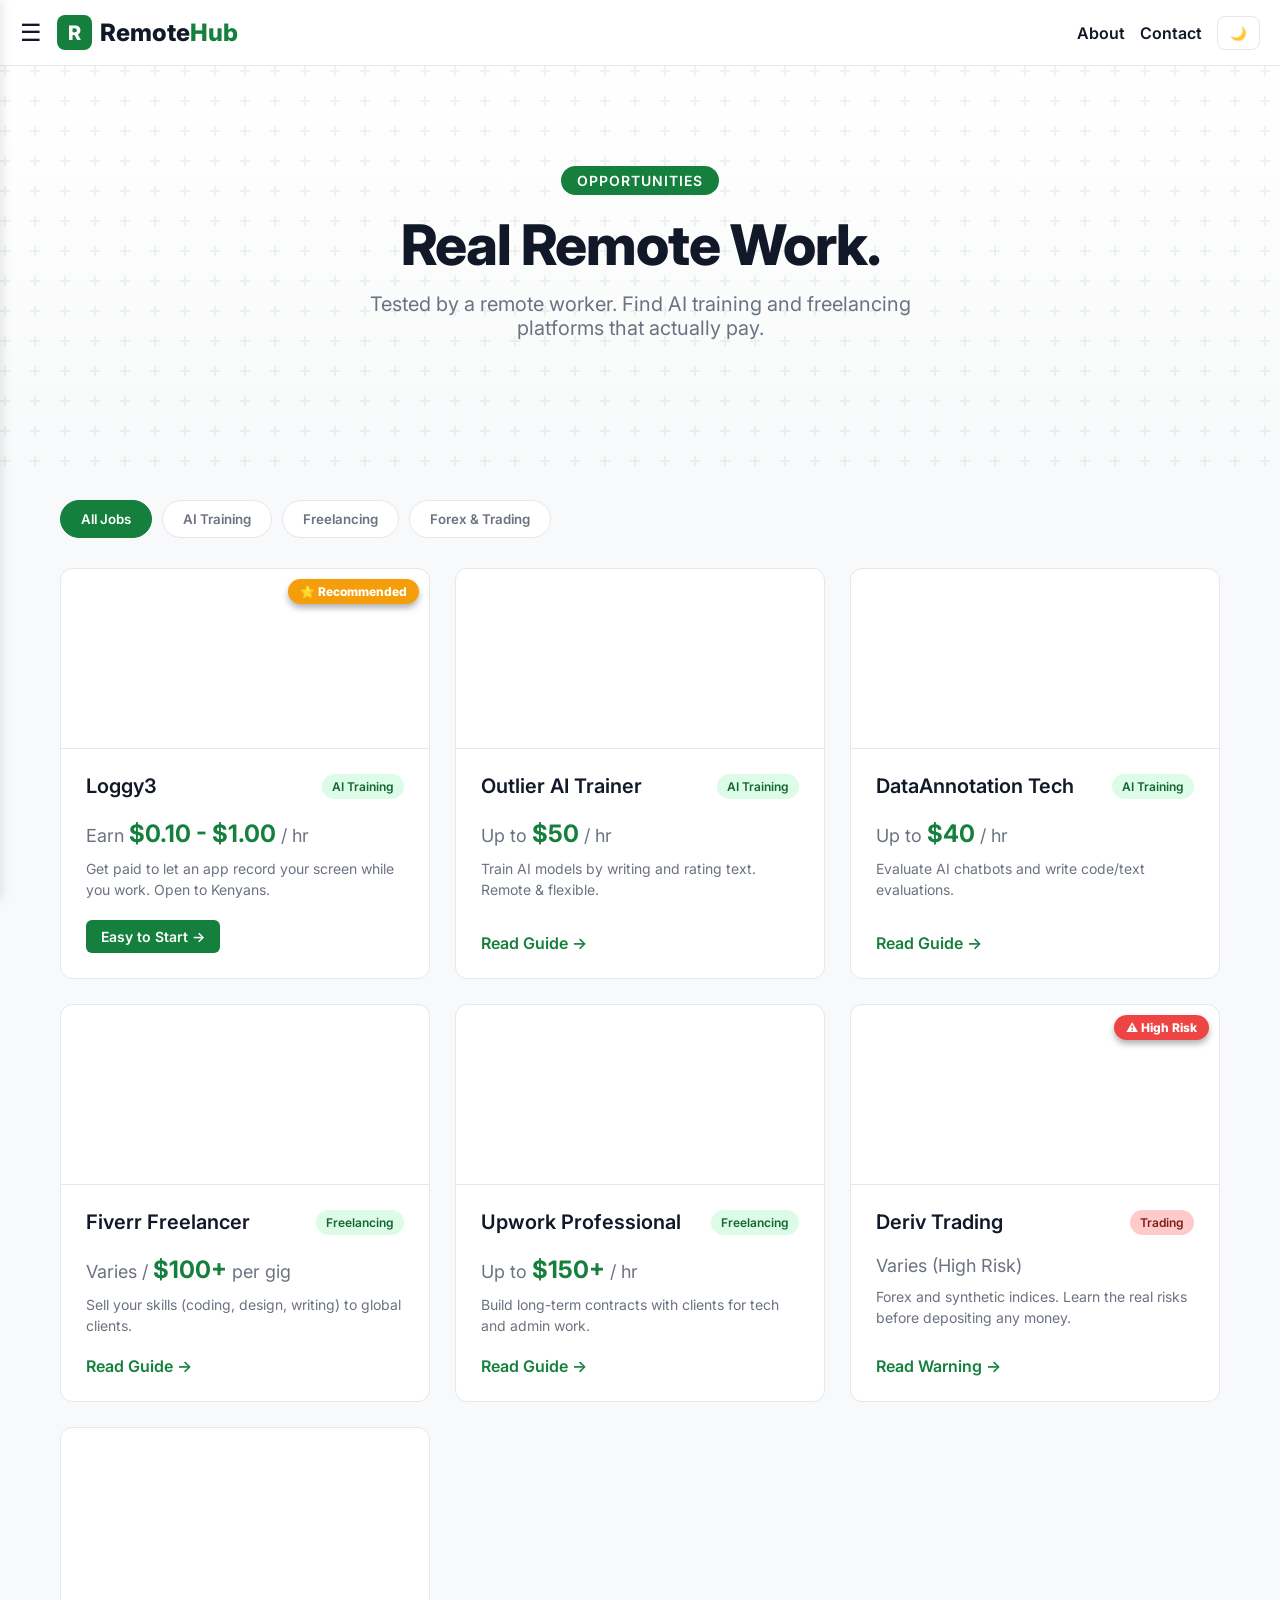
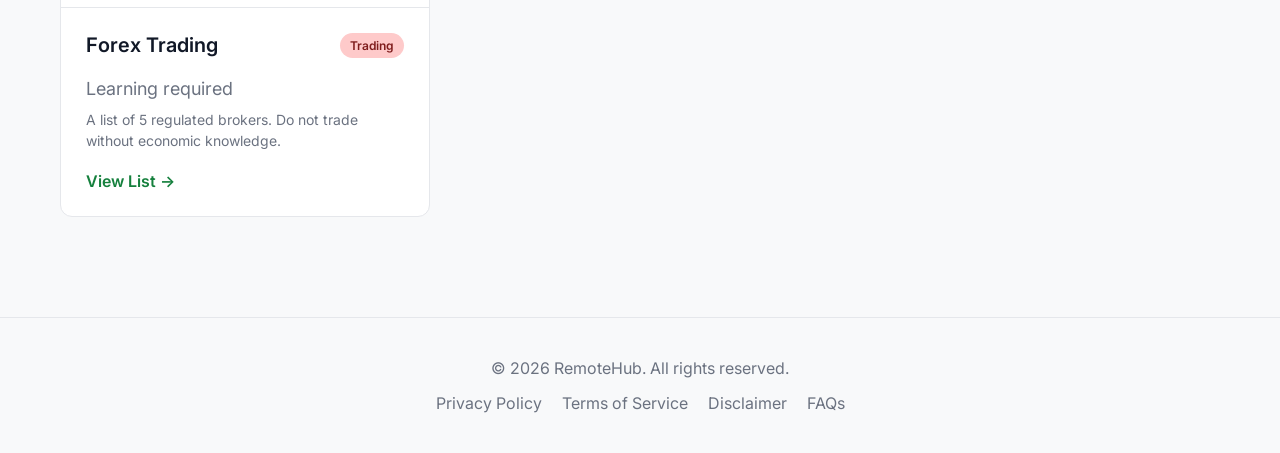
<file: index.html>
﻿<!DOCTYPE html>
<html lang="en">
<head>
    <meta charset="UTF-8">
    <meta name="viewport" content="width=device-width, initial-scale=1.0">
    <title>RemoteHub | Real Remote Work</title>
    <link rel="stylesheet" href="style.css">
    <link href="https://fonts.googleapis.com/css2?family=Inter:wght@400;600;800&display=swap" rel="stylesheet">
    <script>
        if (localStorage.getItem('theme') === 'dark') {
            document.documentElement.classList.add('dark-mode');
            document.addEventListener('DOMContentLoaded', () => {
                document.body.classList.add('dark-mode');
                const btn = document.getElementById('theme-toggle');
                if(btn) btn.textContent = '☀️ Light Mode';
            });
        }
    </script>
    <!-- GOOGLE ADSENSE CODE -->
    <script async src="https://pagead2.googlesyndication.com/pagead/js/adsbygoogle.js?client=ca-pub-7869390421400564" crossorigin="anonymous"></script>
    <!-- GOOGLE ADSENSE META VERIFICATION -->
    <meta name="google-adsense-account" content="ca-pub-7869390421400564">
</head>
<body>

    <!-- HEADER -->
            <header>
        <div style="display: flex; align-items: center; gap: 15px;">
            <button id="menu-btn" style="background: none; border: none; font-size: 24px; cursor: pointer; color: var(--text-main);">☰</button>
            <a href="index.html" class="logo" style="text-decoration: none; display: flex; align-items: center; gap: 8px;">
                <div style="background: var(--primary); color: white; width: 35px; height: 35px; border-radius: 8px; display: flex; justify-content: center; align-items: center; font-weight: 800; font-size: 20px;">R</div>
                <span style="font-weight: 800; color: var(--text-main);">Remote<span style="color: var(--primary);">Hub</span></span>
            </a>
        </div>
        
        <div class="nav-links">
            <a href="legal/about.html" class="nav-text">About</a>
            <a href="legal/contact.html" class="nav-text">Contact</a>
            <button id="theme-toggle" style="background: none; border: 1px solid var(--border); padding: 8px 12px; border-radius: 8px; cursor: pointer; color: var(--text-main); font-weight: 600;">🌙</button>
        </div>
    </header>

    <!-- HERO -->
    <section class="hero">
        <div class="hero-content">
            <span class="hero-badge">Opportunities</span>
            <h1>Real Remote Work.</h1>
            <p>Tested by a remote worker. Find AI training and freelancing platforms that actually pay.</p>
        </div>
    </section>

    <!-- MAIN GRID -->
    <section class="jobs-section">
        <div class="filters">
            <button class="filter-btn active" data-category="all">All Jobs</button>
            <button class="filter-btn" data-category="ai-training">AI Training</button>
            <button class="filter-btn" data-category="freelancing">Freelancing</button>
            <button class="filter-btn" data-category="trading">Forex & Trading</button>
        </div>

        <div class="job-grid" id="jobGrid">
            
            <!-- Card 1: Loggy3 (Recommended) -->
            <a href="pages/loggy3.html" class="job-card" data-category="ai-training">
                <div class="card-image" style="background-image: url('https://images.unsplash.com/photo-1551288049-bebda4e38f71?auto=format&fit=crop&w=600&q=80'); position: relative;">
                    <span style="position: absolute; top: 10px; right: 10px; background: #f59e0b; color: white; padding: 5px 12px; border-radius: 20px; font-size: 12px; font-weight: 800; box-shadow: 0 4px 6px rgba(0,0,0,0.3);">⭐ Recommended</span>
                </div>
                <div class="card-content">
                    <div class="card-header"><h3>Loggy3</h3><span class="tag">AI Training</span></div>
                    <p class="pay">Earn <strong>$0.10 - $1.00</strong> / hr</p>
                    <p class="desc">Get paid to let an app record your screen while you work. Open to Kenyans.</p>
                    <div class="card-footer"><span style="display: inline-block; background: var(--primary); color: white; padding: 8px 15px; border-radius: 6px; font-size: 14px;">Easy to Start &rarr;</span></div>
                </div>
            </a>

            <!-- Card 2: Outlier -->
            <a href="pages/outlier.html" class="job-card" data-category="ai-training">
                <div class="card-image" style="background-image: url('https://images.unsplash.com/photo-1677442136019-21780ecad995?auto=format&fit=crop&w=600&q=80');"></div>
                <div class="card-content">
                    <div class="card-header"><h3>Outlier AI Trainer</h3><span class="tag">AI Training</span></div>
                    <p class="pay">Up to <strong>$50</strong> / hr</p>
                    <p class="desc">Train AI models by writing and rating text. Remote & flexible.</p>
                    <div class="card-footer"><span>Read Guide &rarr;</span></div>
                </div>
            </a>

            <!-- Card 3: DataAnnotation -->
            <a href="pages/dataannotation.html" class="job-card" data-category="ai-training">
                <div class="card-image" style="background-image: url('https://images.unsplash.com/photo-1555949963-ff9fe0c870eb?auto=format&fit=crop&w=600&q=80');"></div>
                <div class="card-content">
                    <div class="card-header"><h3>DataAnnotation Tech</h3><span class="tag">AI Training</span></div>
                    <p class="pay">Up to <strong>$40</strong> / hr</p>
                    <p class="desc">Evaluate AI chatbots and write code/text evaluations.</p>
                    <div class="card-footer"><span>Read Guide &rarr;</span></div>
                </div>
            </a>

            <!-- Card 4: Fiverr -->
            <a href="pages/fiverr.html" class="job-card" data-category="freelancing">
                <div class="card-image" style="background-image: url('https://images.unsplash.com/photo-1522071820081-009f0129c71c?auto=format&fit=crop&w=600&q=80');"></div>
                <div class="card-content">
                    <div class="card-header"><h3>Fiverr Freelancer</h3><span class="tag">Freelancing</span></div>
                    <p class="pay">Varies / <strong>$100+</strong> per gig</p>
                    <p class="desc">Sell your skills (coding, design, writing) to global clients.</p>
                    <div class="card-footer"><span>Read Guide &rarr;</span></div>
                </div>
            </a>

            <!-- Card 5: Upwork -->
            <a href="pages/upwork.html" class="job-card" data-category="freelancing">
                <div class="card-image" style="background-image: url('https://images.unsplash.com/photo-1498050108023-c5249f4df085?auto=format&fit=crop&w=600&q=80');"></div>
                <div class="card-content">
                    <div class="card-header"><h3>Upwork Professional</h3><span class="tag">Freelancing</span></div>
                    <p class="pay">Up to <strong>$150+</strong> / hr</p>
                    <p class="desc">Build long-term contracts with clients for tech and admin work.</p>
                    <div class="card-footer"><span>Read Guide &rarr;</span></div>
                </div>
            </a>

            <!-- Card 6: Deriv -->
            <a href="pages/deriv.html" class="job-card" data-category="trading">
                <div class="card-image" style="background-image: url('https://images.unsplash.com/photo-1611974789855-9c2a0a7236a3?auto=format&fit=crop&w=600&q=80'); position: relative;">
                    <span style="position: absolute; top: 10px; right: 10px; background: #ef4444; color: white; padding: 5px 12px; border-radius: 20px; font-size: 12px; font-weight: 800; box-shadow: 0 4px 6px rgba(0,0,0,0.3);">⚠️ High Risk</span>
                </div>
                <div class="card-content">
                    <div class="card-header"><h3>Deriv Trading</h3><span class="tag" style="background: #fecaca; color: #7f1d1d;">Trading</span></div>
                    <p class="pay">Varies (High Risk)</p>
                    <p class="desc">Forex and synthetic indices. Learn the real risks before depositing any money.</p>
                    <div class="card-footer"><span>Read Warning &rarr;</span></div>
                </div>
            </a>

            <!-- Card 7: Forex Trading -->
            <a href="pages/forex-trading.html" class="job-card" data-category="trading">
                <div class="card-image" style="background-image: url('https://images.unsplash.com/photo-1590283603385-17ffb3a7f29f?auto=format&fit=crop&w=600&q=80');"></div>
                <div class="card-content">
                    <div class="card-header"><h3>Forex Trading</h3><span class="tag" style="background: #fecaca; color: #7f1d1d;">Trading</span></div>
                    <p class="pay">Learning required</p>
                    <p class="desc">A list of 5 regulated brokers. Do not trade without economic knowledge.</p>
                    <div class="card-footer"><span>View List &rarr;</span></div>
                </div>
            </a>

        </div>
    </section>

    <!-- FOOTER -->
    <footer>
        <p>&copy; 2026 RemoteHub. All rights reserved.</p>
        <div class="footer-links">
            <a href="legal/privacy.html">Privacy Policy</a>
            <a href="legal/terms.html">Terms of Service</a>
            <a href="legal/disclaimer.html">Disclaimer</a>
            <a href="faq.html">FAQs</a>
        </div>
    </footer>
    
    <!-- SIDEBAR -->
    <div id="sidebar" class="sidebar">
        <button id="close-btn" class="close-btn">&times;</button>
        <div style="margin-top: 50px;">
            <a href="index.html" class="sidebar-link">Home</a>
            <a href="legal/about.html" class="sidebar-link">About Mark</a>
            <a href="legal/contact.html" class="sidebar-link">Contact</a>
            <a href="legal/privacy.html" class="sidebar-link">Privacy Policy</a>
            <a href="legal/terms.html" class="sidebar-link">Terms of Service</a>
            <a href="legal/disclaimer.html" class="sidebar-link">Disclaimer</a>
            <a href="faq.html" class="sidebar-link">FAQs</a>
        </div>
    </div>

    
    <script src="script.js" defer></script>
</body>
</html>
</file>
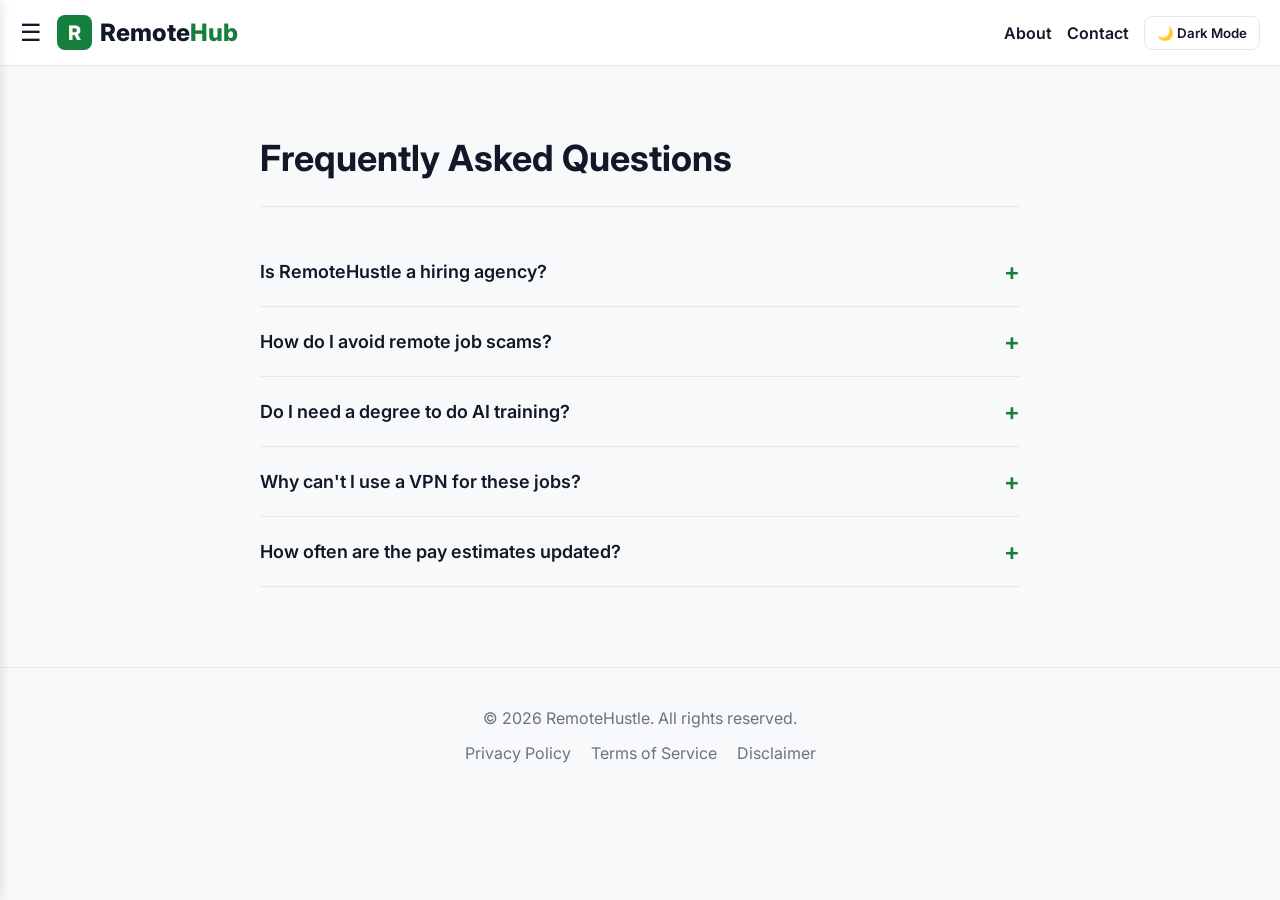
<file: faq.html>
﻿<!DOCTYPE html>
<html lang="en">
<head>
    <meta charset="UTF-8">
    <meta name="viewport" content="width=device-width, initial-scale=1.0">
    <title>Frequently Asked Questions | RemoteHustle</title>
    <link rel="stylesheet" href="style.css">
    <link href="https://fonts.googleapis.com/css2?family=Inter:wght@400;600;800&display=swap" rel="stylesheet">
    <script>
        if (localStorage.getItem('theme') === 'dark') {
            document.documentElement.classList.add('dark-mode');
            document.addEventListener('DOMContentLoaded', () => {
                document.body.classList.add('dark-mode');
                const btn = document.getElementById('theme-toggle');
                if(btn) btn.textContent = '☀️ Light Mode';
            });
        }
    </script>
    
    <!-- GOOGLE ADSENSE CODE -->
    <script async src="https://pagead2.googlesyndication.com/pagead/js/adsbygoogle.js?client=ca-pub-7869390421400564" crossorigin="anonymous"></script>
    <!-- GOOGLE ADSENSE META VERIFICATION -->
    <meta name="google-adsense-account" content="ca-pub-7869390421400564">
</head>
<body>
            <header>
        <div style="display: flex; align-items: center; gap: 15px;">
            <button id="menu-btn" style="background: none; border: none; font-size: 24px; cursor: pointer; color: var(--text-main);">☰</button>
            <a href="index.html" class="logo" style="text-decoration: none; display: flex; align-items: center; gap: 8px;">
                <div style="background: var(--primary); color: white; width: 35px; height: 35px; border-radius: 8px; display: flex; justify-content: center; align-items: center; font-weight: 800; font-size: 20px;">R</div>
                <span style="font-weight: 800; color: var(--text-main);">Remote<span style="color: var(--primary);">Hub</span></span>
            </a>
        </div>
        <div class="nav-links">
            <a href="legal/about.html">About</a>
            <a href="legal/contact.html">Contact</a>
            <button id="theme-toggle">🌙 Dark Mode</button>
        </div>
    </header>
    <main class="legal-container">
        <h1>Frequently Asked Questions</h1>
        
        <div class="faq-item">
            <button class="faq-question">Is RemoteHustle a hiring agency? <span class="plus">+</span></button>
            <div class="faq-answer"><p>No. We are an information and research platform. We do not hire anyone, nor do we collect application fees. We simply review and explain how legitimate remote platforms work.</p></div>
        </div>
        
        <div class="faq-item">
            <button class="faq-question">How do I avoid remote job scams? <span class="plus">+</span></button>
            <div class="faq-answer"><p>Never pay money to get a job. If a "recruiter" asks you to pay for training, equipment, or a background check before you are hired, it is a scam. Also, be wary of anyone who wants to communicate only via WhatsApp or Telegram.</p></div>
        </div>

        <div class="faq-item">
            <button class="faq-question">Do I need a degree to do AI training? <span class="plus">+</span></button>
            <div class="faq-answer"><p>For most general AI training projects, a degree is not strictly required. However, you must have excellent reading and writing skills in English. Specialized projects (like coding or medical AI) will require specific expertise.</p></div>
        </div>

        <div class="faq-item">
            <button class="faq-question">Why can't I use a VPN for these jobs? <span class="plus">+</span></button>
            <div class="faq-answer"><p>Most AI training platforms (like Outlier or DataAnnotation) strictly monitor IP addresses for tax and security reasons. If you use a VPN to mask your location, their automated systems will flag your account, and you will be banned.</p></div>
        </div>

        <div class="faq-item">
            <button class="faq-question">How often are the pay estimates updated? <span class="plus">+</span></button>
            <div class="faq-answer"><p>We update our calculators and pay estimates whenever a platform changes its pay structure. However, please remember that pay depends heavily on the specific project you are assigned to and the country you live in.</p></div>
        </div>
    </main>
    <footer>
        <p>&copy; 2026 RemoteHustle. All rights reserved.</p>
        <div class="footer-links">
            <a href="legal/privacy.html">Privacy Policy</a>
            <a href="legal/terms.html">Terms of Service</a>
            <a href="legal/disclaimer.html">Disclaimer</a>
        </div>
    </footer>
    
        <div id="sidebar" class="sidebar">
        <button id="close-btn" class="close-btn">&times;</button>
        <div style="margin-top: 50px;">
            <a href="index.html" class="sidebar-link">Home</a>
            <a href="legal/about.html" class="sidebar-link">About Mark</a>
            <a href="legal/contact.html" class="sidebar-link">Contact</a>
            <a href="legal/privacy.html" class="sidebar-link">Privacy Policy</a>
            <a href="legal/terms.html" class="sidebar-link">Terms of Service</a>
            <a href="legal/disclaimer.html" class="sidebar-link">Disclaimer</a>
            <a href="faq.html" class="sidebar-link">FAQs</a>
        </div>
    </div>
    
    
    <script src="script.js" defer></script>
</body>
</html>
</file>
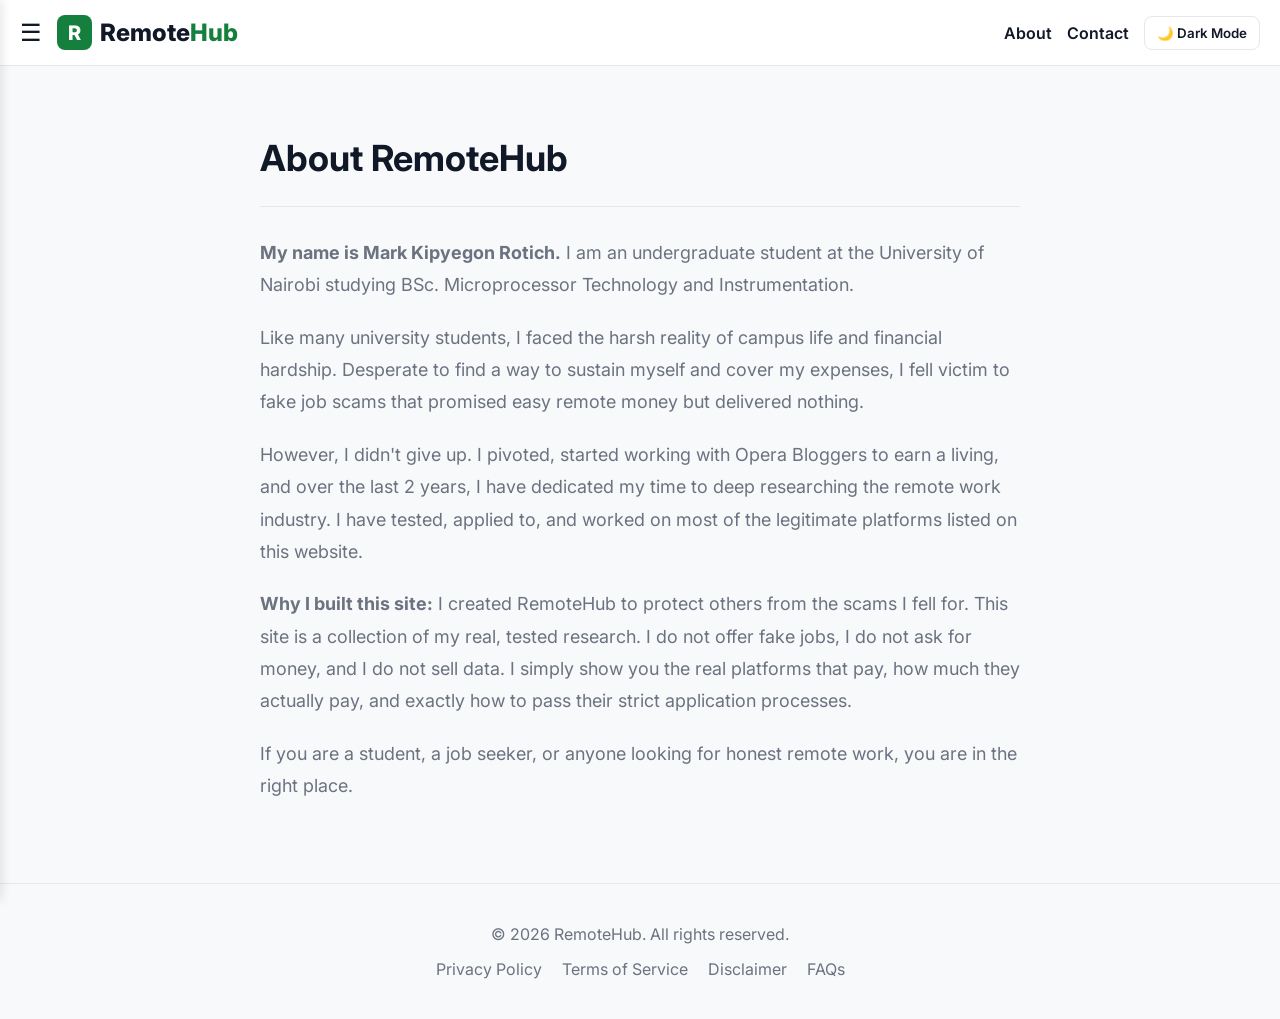
<file: legal/about.html>
﻿<!DOCTYPE html>
<html lang="en">
<head>
    <meta charset="UTF-8">
    <meta name="viewport" content="width=device-width, initial-scale=1.0">
    <title>About Us | RemoteHub</title>
    <link rel="stylesheet" href="../style.css">
    <link href="https://fonts.googleapis.com/css2?family=Inter:wght@400;600;800&display=swap" rel="stylesheet">
    <script>
        if (localStorage.getItem('theme') === 'dark') {
            document.documentElement.classList.add('dark-mode');
            document.addEventListener('DOMContentLoaded', () => {
                document.body.classList.add('dark-mode');
                const btn = document.getElementById('theme-toggle');
                if(btn) btn.textContent = '☀️ Light Mode';
            });
        }
    </script>
    <!-- GOOGLE ADSENSE CODE -->
    <script async src="https://pagead2.googlesyndication.com/pagead/js/adsbygoogle.js?client=ca-pub-7869390421400564" crossorigin="anonymous"></script>
    <!-- GOOGLE ADSENSE META VERIFICATION -->
    <meta name="google-adsense-account" content="ca-pub-7869390421400564">
</head>
<body>
            <header>
        <div style="display: flex; align-items: center; gap: 15px;">
            <button id="menu-btn" style="background: none; border: none; font-size: 24px; cursor: pointer; color: var(--text-main);">☰</button>
            <a href="../index.html" class="logo" style="text-decoration: none; display: flex; align-items: center; gap: 8px;">
                <div style="background: var(--primary); color: white; width: 35px; height: 35px; border-radius: 8px; display: flex; justify-content: center; align-items: center; font-weight: 800; font-size: 20px;">R</div>
                <span style="font-weight: 800; color: var(--text-main);">Remote<span style="color: var(--primary);">Hub</span></span>
            </a>
        </div>
        <div class="nav-links">
            <a href="../legal/about.html">About</a>
            <a href="../legal/contact.html">Contact</a>
            <button id="theme-toggle">🌙 Dark Mode</button>
        </div>
    </header>
    <main class="legal-container">
        <h1>About RemoteHub</h1>
        
        <p><strong>My name is Mark Kipyegon Rotich.</strong> I am an undergraduate student at the University of Nairobi studying BSc. Microprocessor Technology and Instrumentation.</p>
        
        <p>Like many university students, I faced the harsh reality of campus life and financial hardship. Desperate to find a way to sustain myself and cover my expenses, I fell victim to fake job scams that promised easy remote money but delivered nothing.</p>
        
        <p>However, I didn't give up. I pivoted, started working with Opera Bloggers to earn a living, and over the last 2 years, I have dedicated my time to deep researching the remote work industry. I have tested, applied to, and worked on most of the legitimate platforms listed on this website.</p>

        <p><strong>Why I built this site:</strong> I created RemoteHub to protect others from the scams I fell for. This site is a collection of my real, tested research. I do not offer fake jobs, I do not ask for money, and I do not sell data. I simply show you the real platforms that pay, how much they actually pay, and exactly how to pass their strict application processes.</p>

        <p>If you are a student, a job seeker, or anyone looking for honest remote work, you are in the right place.</p>
    </main>
    <footer>
        <p>&copy; 2026 RemoteHub. All rights reserved.</p>
        <div class="footer-links">
            <a href="privacy.html">Privacy Policy</a>
            <a href="terms.html">Terms of Service</a>
            <a href="disclaimer.html">Disclaimer</a>
            <a href="../faq.html">FAQs</a>
        </div>
    </footer>
    
        <div id="sidebar" class="sidebar">
        <button id="close-btn" class="close-btn">&times;</button>
        <div style="margin-top: 50px;">
            <a href="../index.html" class="sidebar-link">Home</a>
            <a href="../legal/about.html" class="sidebar-link">About Mark</a>
            <a href="../legal/contact.html" class="sidebar-link">Contact</a>
            <a href="../legal/privacy.html" class="sidebar-link">Privacy Policy</a>
            <a href="../legal/terms.html" class="sidebar-link">Terms of Service</a>
            <a href="../legal/disclaimer.html" class="sidebar-link">Disclaimer</a>
            <a href="../faq.html" class="sidebar-link">FAQs</a>
        </div>
    </div>
    
    
    <script src="../script.js" defer></script>
</body>
</html>
</file>
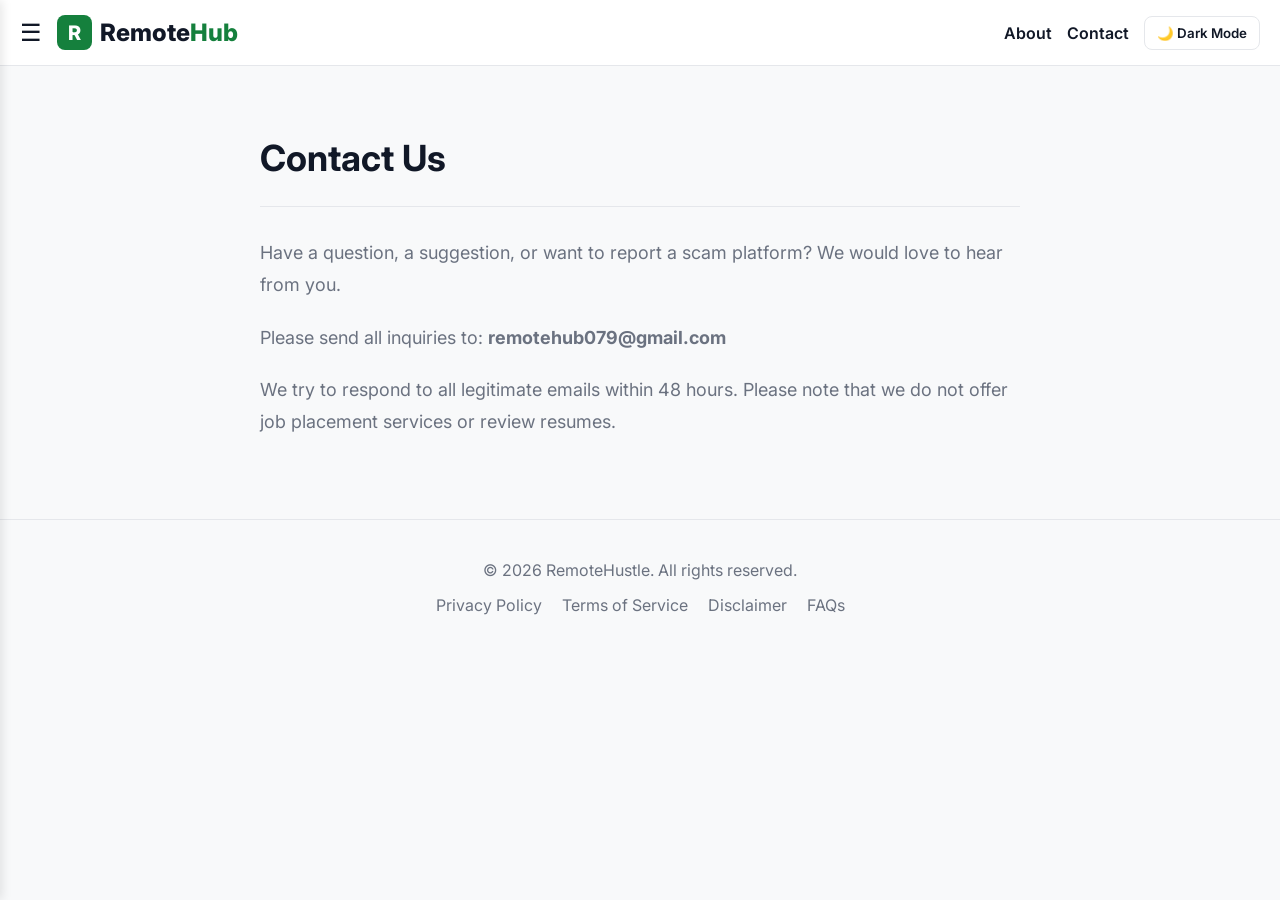
<file: legal/contact.html>
﻿<!DOCTYPE html>
<html lang="en">
<head>
    <meta charset="UTF-8">
    <meta name="viewport" content="width=device-width, initial-scale=1.0">
    <title>Contact Us | RemoteHustle</title>
    <link rel="stylesheet" href="../style.css">
    <link href="https://fonts.googleapis.com/css2?family=Inter:wght@400;600;800&display=swap" rel="stylesheet">
    <script>
        if (localStorage.getItem('theme') === 'dark') {
            document.documentElement.classList.add('dark-mode');
            document.addEventListener('DOMContentLoaded', () => {
                document.body.classList.add('dark-mode');
                const btn = document.getElementById('theme-toggle');
                if(btn) btn.textContent = '☀️ Light Mode';
            });
        }
    </script>
    <!-- GOOGLE ADSENSE CODE -->
    <script async src="https://pagead2.googlesyndication.com/pagead/js/adsbygoogle.js?client=ca-pub-7869390421400564" crossorigin="anonymous"></script>
    <!-- GOOGLE ADSENSE META VERIFICATION -->
    <meta name="google-adsense-account" content="ca-pub-7869390421400564">
</head>
<body>
            <header>
        <div style="display: flex; align-items: center; gap: 15px;">
            <button id="menu-btn" style="background: none; border: none; font-size: 24px; cursor: pointer; color: var(--text-main);">☰</button>
            <a href="../index.html" class="logo" style="text-decoration: none; display: flex; align-items: center; gap: 8px;">
                <div style="background: var(--primary); color: white; width: 35px; height: 35px; border-radius: 8px; display: flex; justify-content: center; align-items: center; font-weight: 800; font-size: 20px;">R</div>
                <span style="font-weight: 800; color: var(--text-main);">Remote<span style="color: var(--primary);">Hub</span></span>
            </a>
        </div>
        <div class="nav-links">
            <a href="../legal/about.html">About</a>
            <a href="../legal/contact.html">Contact</a>
            <button id="theme-toggle">🌙 Dark Mode</button>
        </div>
    </header>
    <main class="legal-container">
        <h1>Contact Us</h1>
        <p>Have a question, a suggestion, or want to report a scam platform? We would love to hear from you.</p>
        <p>Please send all inquiries to: <strong>remotehub079@gmail.com</strong></p>
        
        <p>We try to respond to all legitimate emails within 48 hours. Please note that we do not offer job placement services or review resumes.</p>    </main>
    <footer>
        <p>&copy; 2026 RemoteHustle. All rights reserved.</p>
        <div class="footer-links">
            <a href="privacy.html">Privacy Policy</a>
            <a href="terms.html">Terms of Service</a>
            <a href="disclaimer.html">Disclaimer</a>
            <a href="../faq.html">FAQs</a>
        </div>
    </footer>
    
        <div id="sidebar" class="sidebar">
        <button id="close-btn" class="close-btn">&times;</button>
        <div style="margin-top: 50px;">
            <a href="../index.html" class="sidebar-link">Home</a>
            <a href="../legal/about.html" class="sidebar-link">About Mark</a>
            <a href="../legal/contact.html" class="sidebar-link">Contact</a>
            <a href="../legal/privacy.html" class="sidebar-link">Privacy Policy</a>
            <a href="../legal/terms.html" class="sidebar-link">Terms of Service</a>
            <a href="../legal/disclaimer.html" class="sidebar-link">Disclaimer</a>
            <a href="../faq.html" class="sidebar-link">FAQs</a>
        </div>
    </div>
    
    
    <script src="../script.js" defer></script>
</body>
</html>
</file>
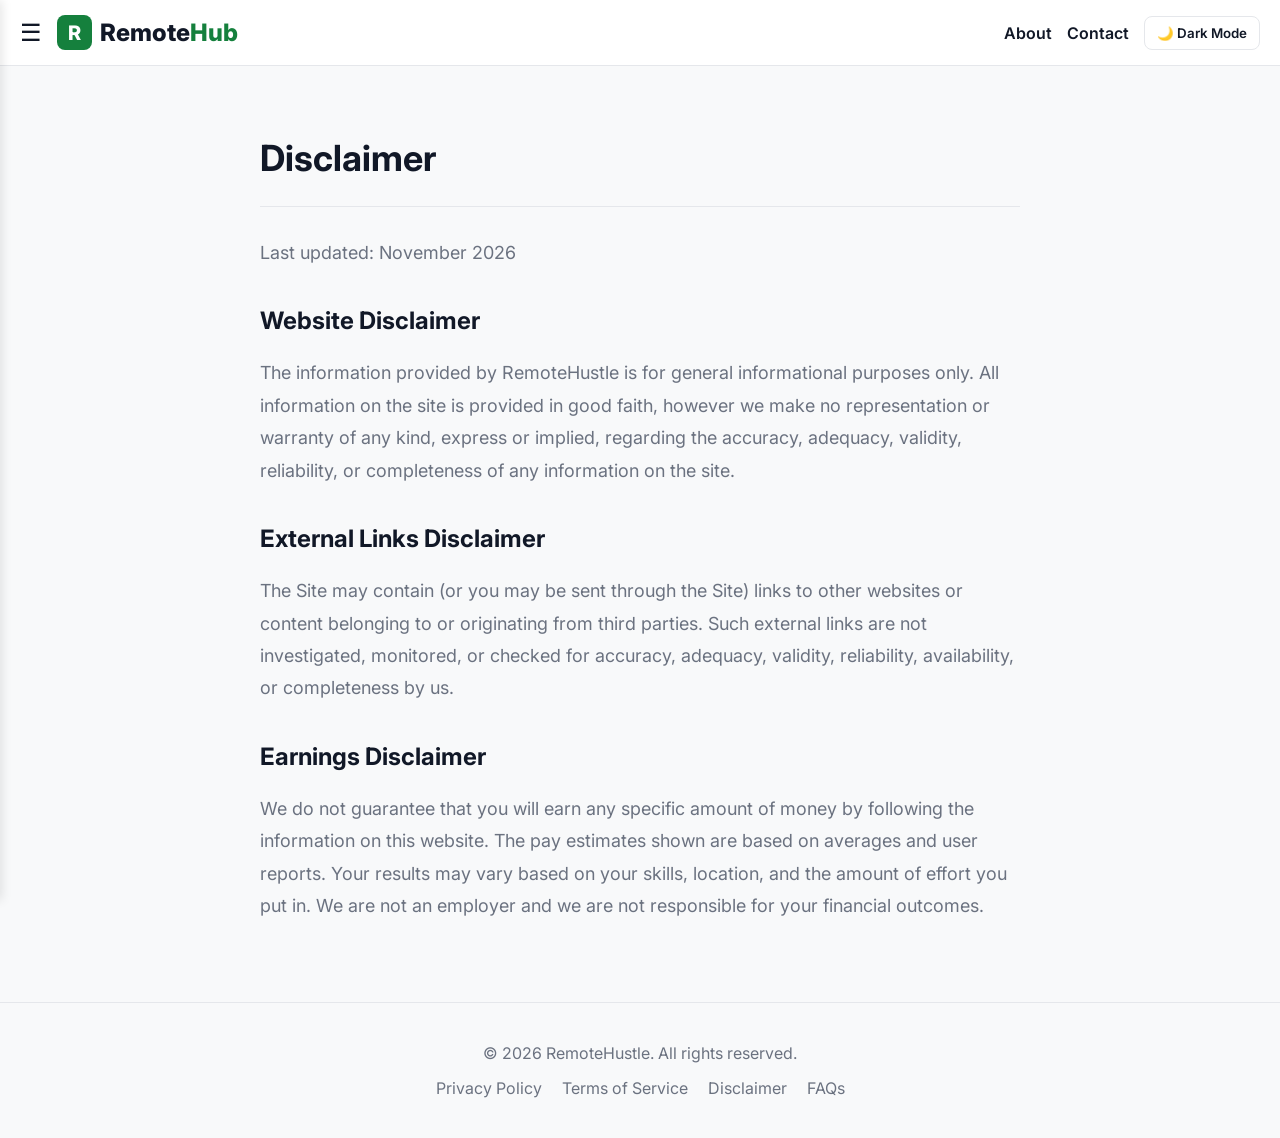
<file: legal/disclaimer.html>
﻿<!DOCTYPE html>
<html lang="en">
<head>
    <meta charset="UTF-8">
    <meta name="viewport" content="width=device-width, initial-scale=1.0">
    <title>Disclaimer | RemoteHustle</title>
    <link rel="stylesheet" href="../style.css">
    <link href="https://fonts.googleapis.com/css2?family=Inter:wght@400;600;800&display=swap" rel="stylesheet">
    <script>
        if (localStorage.getItem('theme') === 'dark') {
            document.documentElement.classList.add('dark-mode');
            document.addEventListener('DOMContentLoaded', () => {
                document.body.classList.add('dark-mode');
                const btn = document.getElementById('theme-toggle');
                if(btn) btn.textContent = '☀️ Light Mode';
            });
        }
    </script>
    <!-- GOOGLE ADSENSE CODE -->
    <script async src="https://pagead2.googlesyndication.com/pagead/js/adsbygoogle.js?client=ca-pub-7869390421400564" crossorigin="anonymous"></script>
    <!-- GOOGLE ADSENSE META VERIFICATION -->
    <meta name="google-adsense-account" content="ca-pub-7869390421400564">
</head>
<body>
            <header>
        <div style="display: flex; align-items: center; gap: 15px;">
            <button id="menu-btn" style="background: none; border: none; font-size: 24px; cursor: pointer; color: var(--text-main);">☰</button>
            <a href="../index.html" class="logo" style="text-decoration: none; display: flex; align-items: center; gap: 8px;">
                <div style="background: var(--primary); color: white; width: 35px; height: 35px; border-radius: 8px; display: flex; justify-content: center; align-items: center; font-weight: 800; font-size: 20px;">R</div>
                <span style="font-weight: 800; color: var(--text-main);">Remote<span style="color: var(--primary);">Hub</span></span>
            </a>
        </div>
        <div class="nav-links">
            <a href="../legal/about.html">About</a>
            <a href="../legal/contact.html">Contact</a>
            <button id="theme-toggle">🌙 Dark Mode</button>
        </div>
    </header>
    <main class="legal-container">
        <h1>Disclaimer</h1>
        <p>Last updated: November 2026</p>
        <h2>Website Disclaimer</h2>
        <p>The information provided by RemoteHustle is for general informational purposes only. All information on the site is provided in good faith, however we make no representation or warranty of any kind, express or implied, regarding the accuracy, adequacy, validity, reliability, or completeness of any information on the site.</p>
        <h2>External Links Disclaimer</h2>
        <p>The Site may contain (or you may be sent through the Site) links to other websites or content belonging to or originating from third parties. Such external links are not investigated, monitored, or checked for accuracy, adequacy, validity, reliability, availability, or completeness by us.</p>
        <h2>Earnings Disclaimer</h2>
        <p>We do not guarantee that you will earn any specific amount of money by following the information on this website. The pay estimates shown are based on averages and user reports. Your results may vary based on your skills, location, and the amount of effort you put in. We are not an employer and we are not responsible for your financial outcomes.</p>    </main>
    <footer>
        <p>&copy; 2026 RemoteHustle. All rights reserved.</p>
        <div class="footer-links">
            <a href="privacy.html">Privacy Policy</a>
            <a href="terms.html">Terms of Service</a>
            <a href="disclaimer.html">Disclaimer</a>
            <a href="../faq.html">FAQs</a>
        </div>
    </footer>
    
        <div id="sidebar" class="sidebar">
        <button id="close-btn" class="close-btn">&times;</button>
        <div style="margin-top: 50px;">
            <a href="../index.html" class="sidebar-link">Home</a>
            <a href="../legal/about.html" class="sidebar-link">About Mark</a>
            <a href="../legal/contact.html" class="sidebar-link">Contact</a>
            <a href="../legal/privacy.html" class="sidebar-link">Privacy Policy</a>
            <a href="../legal/terms.html" class="sidebar-link">Terms of Service</a>
            <a href="../legal/disclaimer.html" class="sidebar-link">Disclaimer</a>
            <a href="../faq.html" class="sidebar-link">FAQs</a>
        </div>
    </div>
    
    
    <script src="../script.js" defer></script>
</body>
</html>
</file>
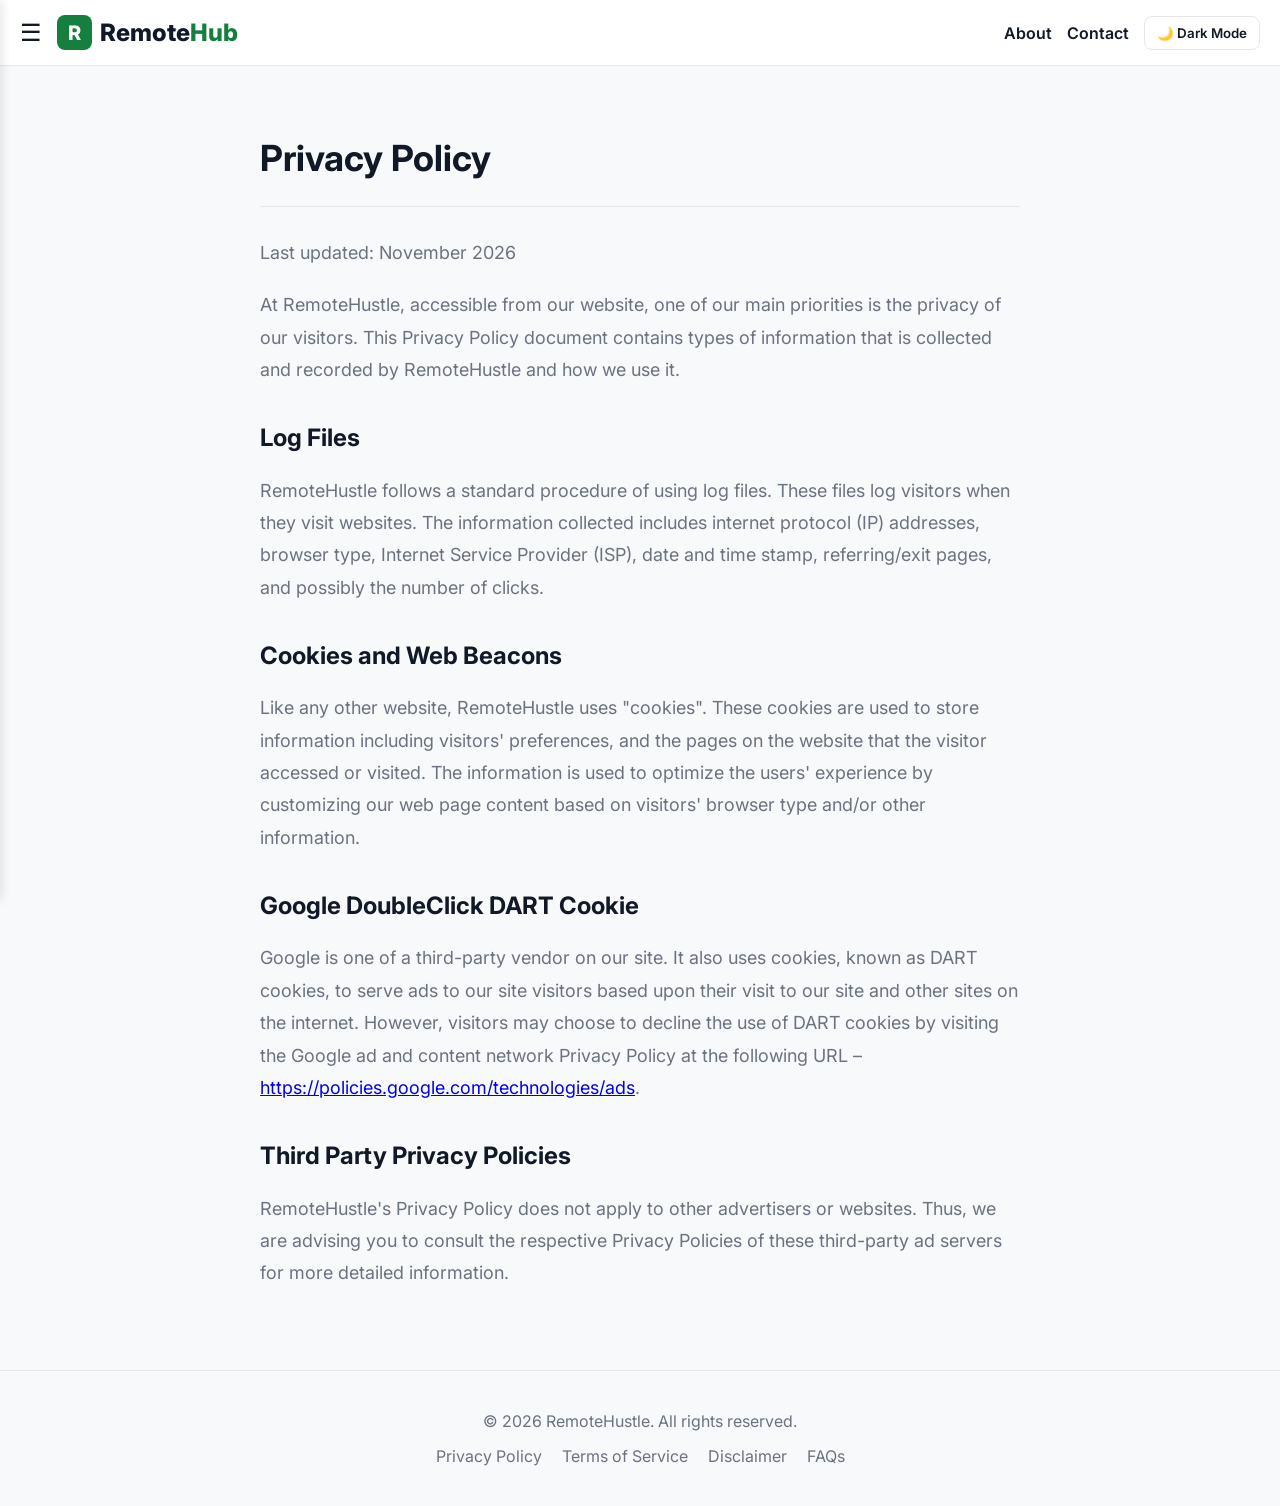
<file: legal/privacy.html>
﻿<!DOCTYPE html>
<html lang="en">
<head>
    <meta charset="UTF-8">
    <meta name="viewport" content="width=device-width, initial-scale=1.0">
    <title>Privacy Policy | RemoteHustle</title>
    <link rel="stylesheet" href="../style.css">
    <link href="https://fonts.googleapis.com/css2?family=Inter:wght@400;600;800&display=swap" rel="stylesheet">
    <script>
        if (localStorage.getItem('theme') === 'dark') {
            document.documentElement.classList.add('dark-mode');
            document.addEventListener('DOMContentLoaded', () => {
                document.body.classList.add('dark-mode');
                const btn = document.getElementById('theme-toggle');
                if(btn) btn.textContent = '☀️ Light Mode';
            });
        }
    </script>
    <!-- GOOGLE ADSENSE CODE -->
    <script async src="https://pagead2.googlesyndication.com/pagead/js/adsbygoogle.js?client=ca-pub-7869390421400564" crossorigin="anonymous"></script>
    <!-- GOOGLE ADSENSE META VERIFICATION -->
    <meta name="google-adsense-account" content="ca-pub-7869390421400564">
</head>
<body>
            <header>
        <div style="display: flex; align-items: center; gap: 15px;">
            <button id="menu-btn" style="background: none; border: none; font-size: 24px; cursor: pointer; color: var(--text-main);">☰</button>
            <a href="../index.html" class="logo" style="text-decoration: none; display: flex; align-items: center; gap: 8px;">
                <div style="background: var(--primary); color: white; width: 35px; height: 35px; border-radius: 8px; display: flex; justify-content: center; align-items: center; font-weight: 800; font-size: 20px;">R</div>
                <span style="font-weight: 800; color: var(--text-main);">Remote<span style="color: var(--primary);">Hub</span></span>
            </a>
        </div>
        <div class="nav-links">
            <a href="../legal/about.html">About</a>
            <a href="../legal/contact.html">Contact</a>
            <button id="theme-toggle">🌙 Dark Mode</button>
        </div>
    </header>
    <main class="legal-container">
        <h1>Privacy Policy</h1>
        <p>Last updated: November 2026</p>
        <p>At RemoteHustle, accessible from our website, one of our main priorities is the privacy of our visitors. This Privacy Policy document contains types of information that is collected and recorded by RemoteHustle and how we use it.</p>
        <h2>Log Files</h2>
        <p>RemoteHustle follows a standard procedure of using log files. These files log visitors when they visit websites. The information collected includes internet protocol (IP) addresses, browser type, Internet Service Provider (ISP), date and time stamp, referring/exit pages, and possibly the number of clicks.</p>
        <h2>Cookies and Web Beacons</h2>
        <p>Like any other website, RemoteHustle uses "cookies". These cookies are used to store information including visitors' preferences, and the pages on the website that the visitor accessed or visited. The information is used to optimize the users' experience by customizing our web page content based on visitors' browser type and/or other information.</p>
        <h2>Google DoubleClick DART Cookie</h2>
        <p>Google is one of a third-party vendor on our site. It also uses cookies, known as DART cookies, to serve ads to our site visitors based upon their visit to our site and other sites on the internet. However, visitors may choose to decline the use of DART cookies by visiting the Google ad and content network Privacy Policy at the following URL – <a href="https://policies.google.com/technologies/ads">https://policies.google.com/technologies/ads</a>.</p>
        <h2>Third Party Privacy Policies</h2>
        <p>RemoteHustle's Privacy Policy does not apply to other advertisers or websites. Thus, we are advising you to consult the respective Privacy Policies of these third-party ad servers for more detailed information.</p>    </main>
    <footer>
        <p>&copy; 2026 RemoteHustle. All rights reserved.</p>
        <div class="footer-links">
            <a href="privacy.html">Privacy Policy</a>
            <a href="terms.html">Terms of Service</a>
            <a href="disclaimer.html">Disclaimer</a>
            <a href="../faq.html">FAQs</a>
        </div>
    </footer>
    
        <div id="sidebar" class="sidebar">
        <button id="close-btn" class="close-btn">&times;</button>
        <div style="margin-top: 50px;">
            <a href="../index.html" class="sidebar-link">Home</a>
            <a href="../legal/about.html" class="sidebar-link">About Mark</a>
            <a href="../legal/contact.html" class="sidebar-link">Contact</a>
            <a href="../legal/privacy.html" class="sidebar-link">Privacy Policy</a>
            <a href="../legal/terms.html" class="sidebar-link">Terms of Service</a>
            <a href="../legal/disclaimer.html" class="sidebar-link">Disclaimer</a>
            <a href="../faq.html" class="sidebar-link">FAQs</a>
        </div>
    </div>
    
    
    <script src="../script.js" defer></script>
</body>
</html>
</file>
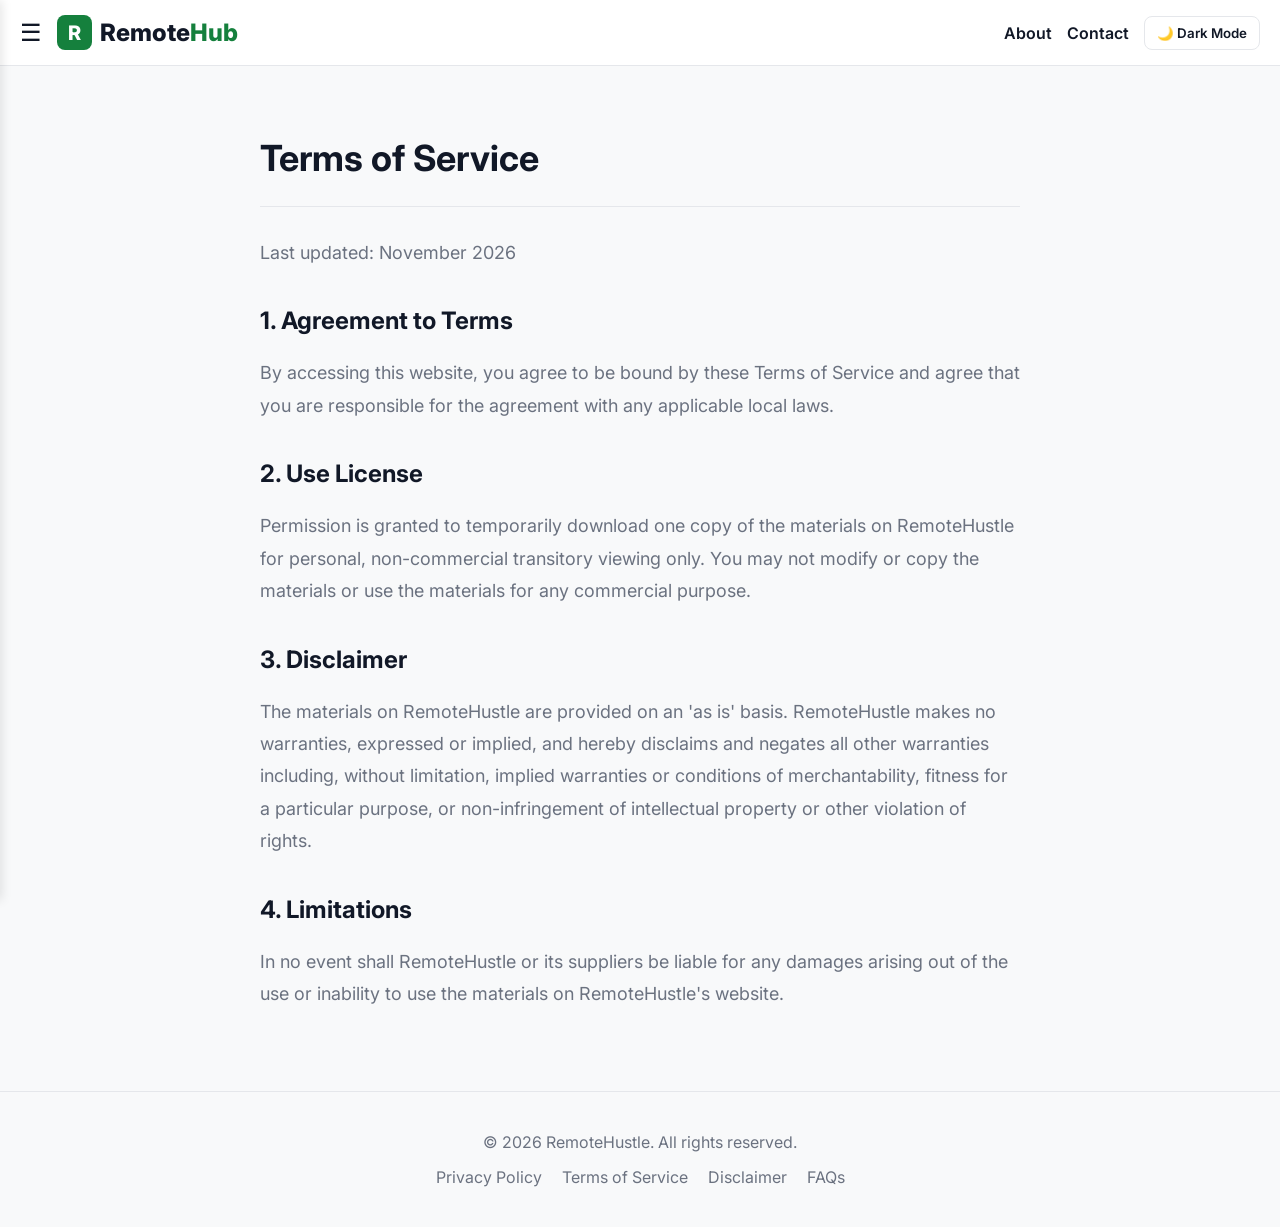
<file: legal/terms.html>
﻿<!DOCTYPE html>
<html lang="en">
<head>
    <meta charset="UTF-8">
    <meta name="viewport" content="width=device-width, initial-scale=1.0">
    <title>Terms of Service | RemoteHustle</title>
    <link rel="stylesheet" href="../style.css">
    <link href="https://fonts.googleapis.com/css2?family=Inter:wght@400;600;800&display=swap" rel="stylesheet">
    <script>
        if (localStorage.getItem('theme') === 'dark') {
            document.documentElement.classList.add('dark-mode');
            document.addEventListener('DOMContentLoaded', () => {
                document.body.classList.add('dark-mode');
                const btn = document.getElementById('theme-toggle');
                if(btn) btn.textContent = '☀️ Light Mode';
            });
        }
    </script>
    <!-- GOOGLE ADSENSE CODE -->
    <script async src="https://pagead2.googlesyndication.com/pagead/js/adsbygoogle.js?client=ca-pub-7869390421400564" crossorigin="anonymous"></script>
    <!-- GOOGLE ADSENSE META VERIFICATION -->
    <meta name="google-adsense-account" content="ca-pub-7869390421400564">
</head>
<body>
            <header>
        <div style="display: flex; align-items: center; gap: 15px;">
            <button id="menu-btn" style="background: none; border: none; font-size: 24px; cursor: pointer; color: var(--text-main);">☰</button>
            <a href="../index.html" class="logo" style="text-decoration: none; display: flex; align-items: center; gap: 8px;">
                <div style="background: var(--primary); color: white; width: 35px; height: 35px; border-radius: 8px; display: flex; justify-content: center; align-items: center; font-weight: 800; font-size: 20px;">R</div>
                <span style="font-weight: 800; color: var(--text-main);">Remote<span style="color: var(--primary);">Hub</span></span>
            </a>
        </div>
        <div class="nav-links">
            <a href="../legal/about.html">About</a>
            <a href="../legal/contact.html">Contact</a>
            <button id="theme-toggle">🌙 Dark Mode</button>
        </div>
    </header>
    <main class="legal-container">
        <h1>Terms of Service</h1>
        <p>Last updated: November 2026</p>
        <h2>1. Agreement to Terms</h2>
        <p>By accessing this website, you agree to be bound by these Terms of Service and agree that you are responsible for the agreement with any applicable local laws.</p>
        <h2>2. Use License</h2>
        <p>Permission is granted to temporarily download one copy of the materials on RemoteHustle for personal, non-commercial transitory viewing only. You may not modify or copy the materials or use the materials for any commercial purpose.</p>
        <h2>3. Disclaimer</h2>
        <p>The materials on RemoteHustle are provided on an 'as is' basis. RemoteHustle makes no warranties, expressed or implied, and hereby disclaims and negates all other warranties including, without limitation, implied warranties or conditions of merchantability, fitness for a particular purpose, or non-infringement of intellectual property or other violation of rights.</p>
        <h2>4. Limitations</h2>
        <p>In no event shall RemoteHustle or its suppliers be liable for any damages arising out of the use or inability to use the materials on RemoteHustle's website.</p>    </main>
    <footer>
        <p>&copy; 2026 RemoteHustle. All rights reserved.</p>
        <div class="footer-links">
            <a href="privacy.html">Privacy Policy</a>
            <a href="terms.html">Terms of Service</a>
            <a href="disclaimer.html">Disclaimer</a>
            <a href="../faq.html">FAQs</a>
        </div>
    </footer>
    
        <div id="sidebar" class="sidebar">
        <button id="close-btn" class="close-btn">&times;</button>
        <div style="margin-top: 50px;">
            <a href="../index.html" class="sidebar-link">Home</a>
            <a href="../legal/about.html" class="sidebar-link">About Mark</a>
            <a href="../legal/contact.html" class="sidebar-link">Contact</a>
            <a href="../legal/privacy.html" class="sidebar-link">Privacy Policy</a>
            <a href="../legal/terms.html" class="sidebar-link">Terms of Service</a>
            <a href="../legal/disclaimer.html" class="sidebar-link">Disclaimer</a>
            <a href="../faq.html" class="sidebar-link">FAQs</a>
        </div>
    </div>
    
    
    <script src="../script.js" defer></script>
</body>
</html>
</file>
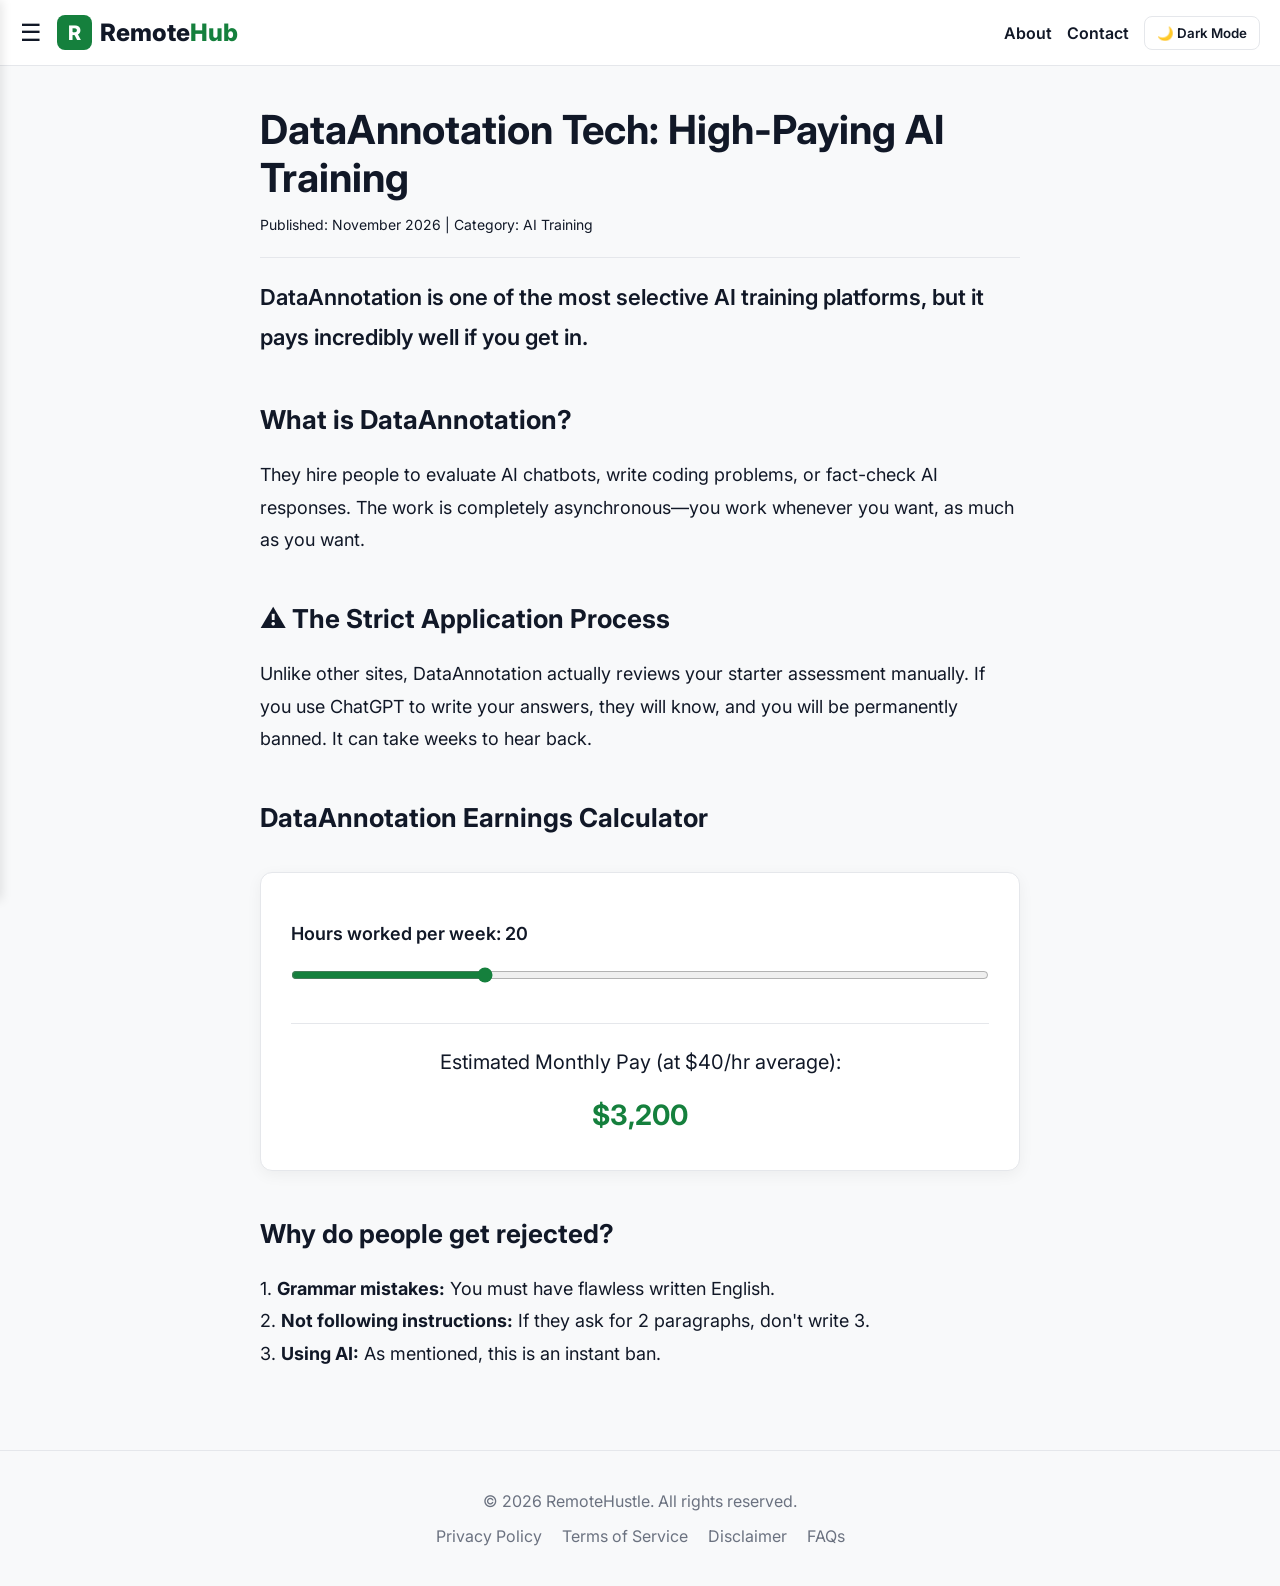
<file: pages/dataannotation.html>
﻿<!DOCTYPE html>
<html lang="en">
<head>
    <meta charset="UTF-8">
    <meta name="viewport" content="width=device-width, initial-scale=1.0">
    <title>DataAnnotation Guide | RemoteHustle</title>
    <link rel="stylesheet" href="../style.css">
    <link href="https://fonts.googleapis.com/css2?family=Inter:wght@400;600;800&display=swap" rel="stylesheet">
    <script>
        if (localStorage.getItem('theme') === 'dark') {
            document.documentElement.classList.add('dark-mode');
            document.addEventListener('DOMContentLoaded', () => {
                document.body.classList.add('dark-mode');
                const btn = document.getElementById('theme-toggle');
                if(btn) btn.textContent = '☀️ Light Mode';
            });
        }
    </script>
    <!-- GOOGLE ADSENSE CODE -->
    <script async src="https://pagead2.googlesyndication.com/pagead/js/adsbygoogle.js?client=ca-pub-7869390421400564" crossorigin="anonymous"></script>
    <!-- GOOGLE ADSENSE META VERIFICATION -->
    <meta name="google-adsense-account" content="ca-pub-7869390421400564">
</head>
<body>
            <header>
        <div style="display: flex; align-items: center; gap: 15px;">
            <button id="menu-btn" style="background: none; border: none; font-size: 24px; cursor: pointer; color: var(--text-main);">☰</button>
            <a href="../index.html" class="logo" style="text-decoration: none; display: flex; align-items: center; gap: 8px;">
                <div style="background: var(--primary); color: white; width: 35px; height: 35px; border-radius: 8px; display: flex; justify-content: center; align-items: center; font-weight: 800; font-size: 20px;">R</div>
                <span style="font-weight: 800; color: var(--text-main);">Remote<span style="color: var(--primary);">Hub</span></span>
            </a>
        </div>
        <div class="nav-links">
            <a href="../legal/about.html">About</a>
            <a href="../legal/contact.html">Contact</a>
            <button id="theme-toggle">🌙 Dark Mode</button>
        </div>
    </header>
    <main class="article-container">
        
        <h1>DataAnnotation Tech: High-Paying AI Training</h1>
        <p class="article-meta">Published: November 2026 | Category: AI Training</p>
        <p class="lead">DataAnnotation is one of the most selective AI training platforms, but it pays incredibly well if you get in.</p>
        <h2>What is DataAnnotation?</h2>
        <p>They hire people to evaluate AI chatbots, write coding problems, or fact-check AI responses. The work is completely asynchronous—you work whenever you want, as much as you want.</p>
        <h2>⚠️ The Strict Application Process</h2>
        <p>Unlike other sites, DataAnnotation actually reviews your starter assessment manually. If you use ChatGPT to write your answers, they will know, and you will be permanently banned. It can take weeks to hear back.</p>
        <h2>DataAnnotation Earnings Calculator</h2>
        <div class="calculator-box">
            <label>Hours worked per week: <span id="d-hours-display">20</span></label>
            <input type="range" id="d-hours" min="5" max="60" step="5" value="20">
            <div class="calc-result">Estimated Monthly Pay (at $40/hr average):<br><strong id="d-result">$3,200</strong></div>
        </div>
        
        <h2>Why do people get rejected?</h2>
        <p>1. <strong>Grammar mistakes:</strong> You must have flawless written English.<br>2. <strong>Not following instructions:</strong> If they ask for 2 paragraphs, don't write 3.<br>3. <strong>Using AI:</strong> As mentioned, this is an instant ban.</p>
        <script>
            const dHours = document.getElementById('d-hours');
            function calcD() {
                const hours = parseInt(dHours.value);
                document.getElementById('d-hours-display').textContent = hours;
                document.getElementById('d-result').textContent = '$' + ((hours * 4) * 40).toLocaleString();
            }
            dHours.addEventListener('input', calcD); calcD();
        </script>    </main>
    <footer>
        <p>&copy; 2026 RemoteHustle. All rights reserved.</p>
        <div class="footer-links">
            <a href="../legal/privacy.html">Privacy Policy</a>
            <a href="../legal/terms.html">Terms of Service</a>
            <a href="../legal/disclaimer.html">Disclaimer</a>
            <a href="../faq.html">FAQs</a>
        </div>
    </footer>
    
        <div id="sidebar" class="sidebar">
        <button id="close-btn" class="close-btn">&times;</button>
        <div style="margin-top: 50px;">
            <a href="../index.html" class="sidebar-link">Home</a>
            <a href="../legal/about.html" class="sidebar-link">About Mark</a>
            <a href="../legal/contact.html" class="sidebar-link">Contact</a>
            <a href="../legal/privacy.html" class="sidebar-link">Privacy Policy</a>
            <a href="../legal/terms.html" class="sidebar-link">Terms of Service</a>
            <a href="../legal/disclaimer.html" class="sidebar-link">Disclaimer</a>
            <a href="../faq.html" class="sidebar-link">FAQs</a>
        </div>
    </div>
    
    
    <script src="../script.js" defer></script>
</body>
</html>
</file>
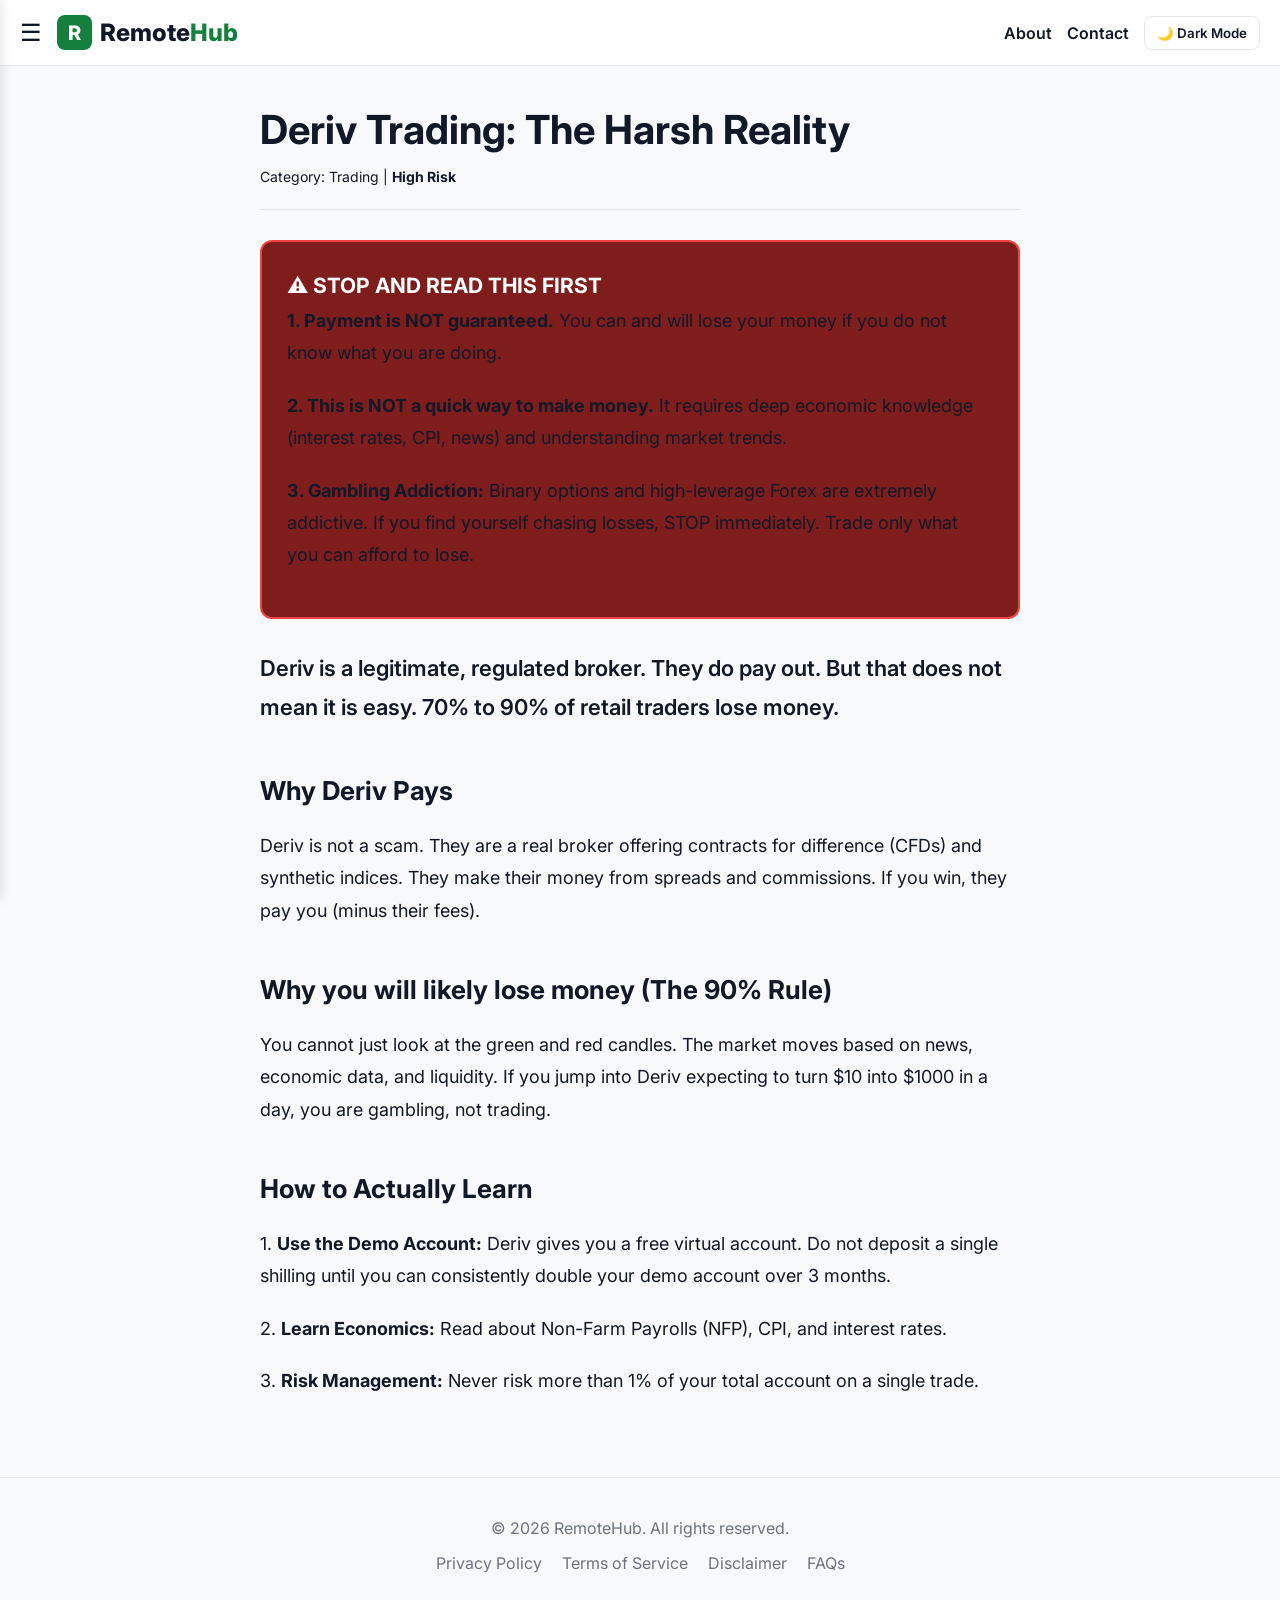
<file: pages/deriv.html>
﻿<!DOCTYPE html>
<html lang="en">
<head>
    <meta charset="UTF-8">
    <meta name="viewport" content="width=device-width, initial-scale=1.0">
    <title>Deriv Trading Reality Check | RemoteHub</title>
    <link rel="stylesheet" href="../style.css">
    <link href="https://fonts.googleapis.com/css2?family=Inter:wght@400;600;800&display=swap" rel="stylesheet">
    <script>
        if (localStorage.getItem('theme') === 'dark') {
            document.documentElement.classList.add('dark-mode');
            document.addEventListener('DOMContentLoaded', () => {
                document.body.classList.add('dark-mode');
                const btn = document.getElementById('theme-toggle');
                if(btn) btn.textContent = '☀️ Light Mode';
            });
        }
    </script>
    <style>
        .risk-warning { background-color: #7f1d1d; color: #fecaca; padding: 25px; border-radius: 12px; margin: 30px 0; border: 2px solid #ef4444; }
        .risk-warning h3 { color: white; margin-top: 0; }
    </style>
    <!-- GOOGLE ADSENSE CODE -->
    <script async src="https://pagead2.googlesyndication.com/pagead/js/adsbygoogle.js?client=ca-pub-7869390421400564" crossorigin="anonymous"></script>
    <!-- GOOGLE ADSENSE META VERIFICATION -->
    <meta name="google-adsense-account" content="ca-pub-7869390421400564">
</head>
<body>
            <header>
        <div style="display: flex; align-items: center; gap: 15px;">
            <button id="menu-btn" style="background: none; border: none; font-size: 24px; cursor: pointer; color: var(--text-main);">☰</button>
            <a href="../index.html" class="logo" style="text-decoration: none; display: flex; align-items: center; gap: 8px;">
                <div style="background: var(--primary); color: white; width: 35px; height: 35px; border-radius: 8px; display: flex; justify-content: center; align-items: center; font-weight: 800; font-size: 20px;">R</div>
                <span style="font-weight: 800; color: var(--text-main);">Remote<span style="color: var(--primary);">Hub</span></span>
            </a>
        </div>
        <div class="nav-links">
            <a href="../legal/about.html">About</a>
            <a href="../legal/contact.html">Contact</a>
            <button id="theme-toggle">🌙 Dark Mode</button>
        </div>
    </header>
    <main class="article-container">
        <h1>Deriv Trading: The Harsh Reality</h1>
        <p class="article-meta">Category: Trading | <strong>High Risk</strong></p>
        
        <div class="risk-warning">
            <h3>⚠️ STOP AND READ THIS FIRST</h3>
            <p><strong>1. Payment is NOT guaranteed.</strong> You can and will lose your money if you do not know what you are doing.</p>
            <p><strong>2. This is NOT a quick way to make money.</strong> It requires deep economic knowledge (interest rates, CPI, news) and understanding market trends.</p>
            <p><strong>3. Gambling Addiction:</strong> Binary options and high-leverage Forex are extremely addictive. If you find yourself chasing losses, STOP immediately. Trade only what you can afford to lose.</p>
        </div>

        <p class="lead">Deriv is a legitimate, regulated broker. They do pay out. But that does not mean it is easy. 70% to 90% of retail traders lose money.</p>

        <h2>Why Deriv Pays</h2>
        <p>Deriv is not a scam. They are a real broker offering contracts for difference (CFDs) and synthetic indices. They make their money from spreads and commissions. If you win, they pay you (minus their fees).</p>

        <h2>Why you will likely lose money (The 90% Rule)</h2>
        <p>You cannot just look at the green and red candles. The market moves based on news, economic data, and liquidity. If you jump into Deriv expecting to turn $10 into $1000 in a day, you are gambling, not trading.</p>
        
        <h2>How to Actually Learn</h2>
        <p>1. <strong>Use the Demo Account:</strong> Deriv gives you a free virtual account. Do not deposit a single shilling until you can consistently double your demo account over 3 months.</p>
        <p>2. <strong>Learn Economics:</strong> Read about Non-Farm Payrolls (NFP), CPI, and interest rates.</p>
        <p>3. <strong>Risk Management:</strong> Never risk more than 1% of your total account on a single trade.</p>    </main>
    <footer>
        <p>&copy; 2026 RemoteHub. All rights reserved.</p>
        <div class="footer-links">
            <a href="../legal/privacy.html">Privacy Policy</a>
            <a href="../legal/terms.html">Terms of Service</a>
            <a href="../legal/disclaimer.html">Disclaimer</a>
            <a href="../faq.html">FAQs</a>
        </div>
    </footer>
    
        <div id="sidebar" class="sidebar">
        <button id="close-btn" class="close-btn">&times;</button>
        <div style="margin-top: 50px;">
            <a href="../index.html" class="sidebar-link">Home</a>
            <a href="../legal/about.html" class="sidebar-link">About Mark</a>
            <a href="../legal/contact.html" class="sidebar-link">Contact</a>
            <a href="../legal/privacy.html" class="sidebar-link">Privacy Policy</a>
            <a href="../legal/terms.html" class="sidebar-link">Terms of Service</a>
            <a href="../legal/disclaimer.html" class="sidebar-link">Disclaimer</a>
            <a href="../faq.html" class="sidebar-link">FAQs</a>
        </div>
    </div>
    
    
    <script src="../script.js" defer></script>
</body>
</html>
</file>
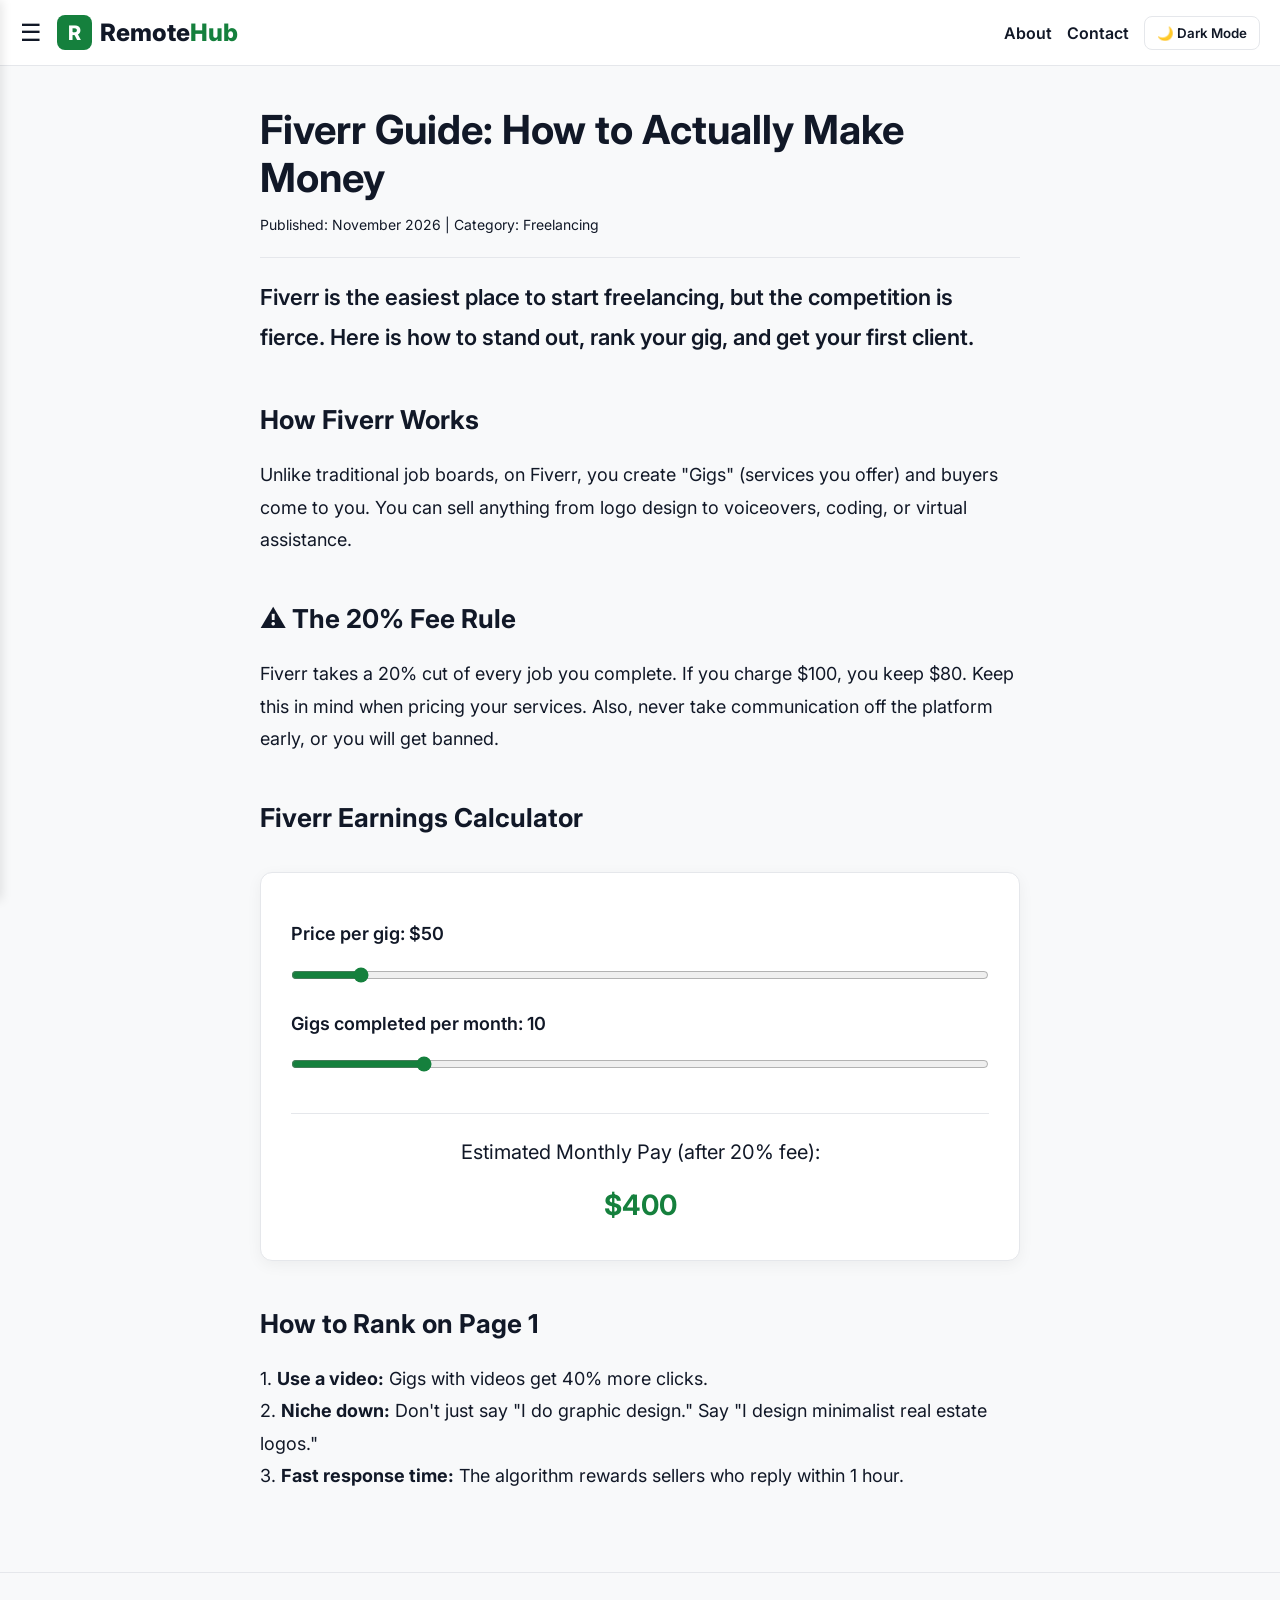
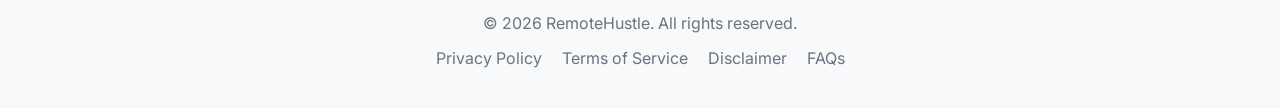
<file: pages/fiverr.html>
﻿<!DOCTYPE html>
<html lang="en">
<head>
    <meta charset="UTF-8">
    <meta name="viewport" content="width=device-width, initial-scale=1.0">
    <title>Fiverr Guide | RemoteHustle</title>
    <link rel="stylesheet" href="../style.css">
    <link href="https://fonts.googleapis.com/css2?family=Inter:wght@400;600;800&display=swap" rel="stylesheet">
    <script>
        if (localStorage.getItem('theme') === 'dark') {
            document.documentElement.classList.add('dark-mode');
            document.addEventListener('DOMContentLoaded', () => {
                document.body.classList.add('dark-mode');
                const btn = document.getElementById('theme-toggle');
                if(btn) btn.textContent = '☀️ Light Mode';
            });
        }
    </script>
    <!-- GOOGLE ADSENSE CODE -->
    <script async src="https://pagead2.googlesyndication.com/pagead/js/adsbygoogle.js?client=ca-pub-7869390421400564" crossorigin="anonymous"></script>
    <!-- GOOGLE ADSENSE META VERIFICATION -->
    <meta name="google-adsense-account" content="ca-pub-7869390421400564">
</head>
<body>
            <header>
        <div style="display: flex; align-items: center; gap: 15px;">
            <button id="menu-btn" style="background: none; border: none; font-size: 24px; cursor: pointer; color: var(--text-main);">☰</button>
            <a href="../index.html" class="logo" style="text-decoration: none; display: flex; align-items: center; gap: 8px;">
                <div style="background: var(--primary); color: white; width: 35px; height: 35px; border-radius: 8px; display: flex; justify-content: center; align-items: center; font-weight: 800; font-size: 20px;">R</div>
                <span style="font-weight: 800; color: var(--text-main);">Remote<span style="color: var(--primary);">Hub</span></span>
            </a>
        </div>
        <div class="nav-links">
            <a href="../legal/about.html">About</a>
            <a href="../legal/contact.html">Contact</a>
            <button id="theme-toggle">🌙 Dark Mode</button>
        </div>
    </header>
    <main class="article-container">
        
        <h1>Fiverr Guide: How to Actually Make Money</h1>
        <p class="article-meta">Published: November 2026 | Category: Freelancing</p>
        <p class="lead">Fiverr is the easiest place to start freelancing, but the competition is fierce. Here is how to stand out, rank your gig, and get your first client.</p>
        <h2>How Fiverr Works</h2>
        <p>Unlike traditional job boards, on Fiverr, you create "Gigs" (services you offer) and buyers come to you. You can sell anything from logo design to voiceovers, coding, or virtual assistance.</p>
        <h2>⚠️ The 20% Fee Rule</h2>
        <p>Fiverr takes a 20% cut of every job you complete. If you charge $100, you keep $80. Keep this in mind when pricing your services. Also, never take communication off the platform early, or you will get banned.</p>
        <h2>Fiverr Earnings Calculator</h2>
        <div class="calculator-box">
            <label>Price per gig: $<span id="f-gig-display">50</span></label>
            <input type="range" id="f-gig" min="5" max="500" step="5" value="50">
            <label>Gigs completed per month: <span id="f-qty-display">10</span></label>
            <input type="range" id="f-qty" min="1" max="50" value="10">
            <div class="calc-result">Estimated Monthly Pay (after 20% fee):<br><strong id="f-result">$400</strong></div>
        </div>
        
        <h2>How to Rank on Page 1</h2>
        <p>1. <strong>Use a video:</strong> Gigs with videos get 40% more clicks.<br>2. <strong>Niche down:</strong> Don't just say "I do graphic design." Say "I design minimalist real estate logos."<br>3. <strong>Fast response time:</strong> The algorithm rewards sellers who reply within 1 hour.</p>
        <script>
            const fGig = document.getElementById('f-gig'); const fQty = document.getElementById('f-qty');
            function calcF() {
                const price = parseInt(fGig.value); const qty = parseInt(fQty.value);
                document.getElementById('f-gig-display').textContent = price;
                document.getElementById('f-qty-display').textContent = qty;
                document.getElementById('f-result').textContent = '$' + ((price * 0.8) * qty).toLocaleString();
            }
            fGig.addEventListener('input', calcF); fQty.addEventListener('input', calcF); calcF();
        </script>    </main>
    <footer>
        <p>&copy; 2026 RemoteHustle. All rights reserved.</p>
        <div class="footer-links">
            <a href="../legal/privacy.html">Privacy Policy</a>
            <a href="../legal/terms.html">Terms of Service</a>
            <a href="../legal/disclaimer.html">Disclaimer</a>
            <a href="../faq.html">FAQs</a>
        </div>
    </footer>
    
        <div id="sidebar" class="sidebar">
        <button id="close-btn" class="close-btn">&times;</button>
        <div style="margin-top: 50px;">
            <a href="../index.html" class="sidebar-link">Home</a>
            <a href="../legal/about.html" class="sidebar-link">About Mark</a>
            <a href="../legal/contact.html" class="sidebar-link">Contact</a>
            <a href="../legal/privacy.html" class="sidebar-link">Privacy Policy</a>
            <a href="../legal/terms.html" class="sidebar-link">Terms of Service</a>
            <a href="../legal/disclaimer.html" class="sidebar-link">Disclaimer</a>
            <a href="../faq.html" class="sidebar-link">FAQs</a>
        </div>
    </div>
    
    
    <script src="../script.js" defer></script>
</body>
</html>
</file>
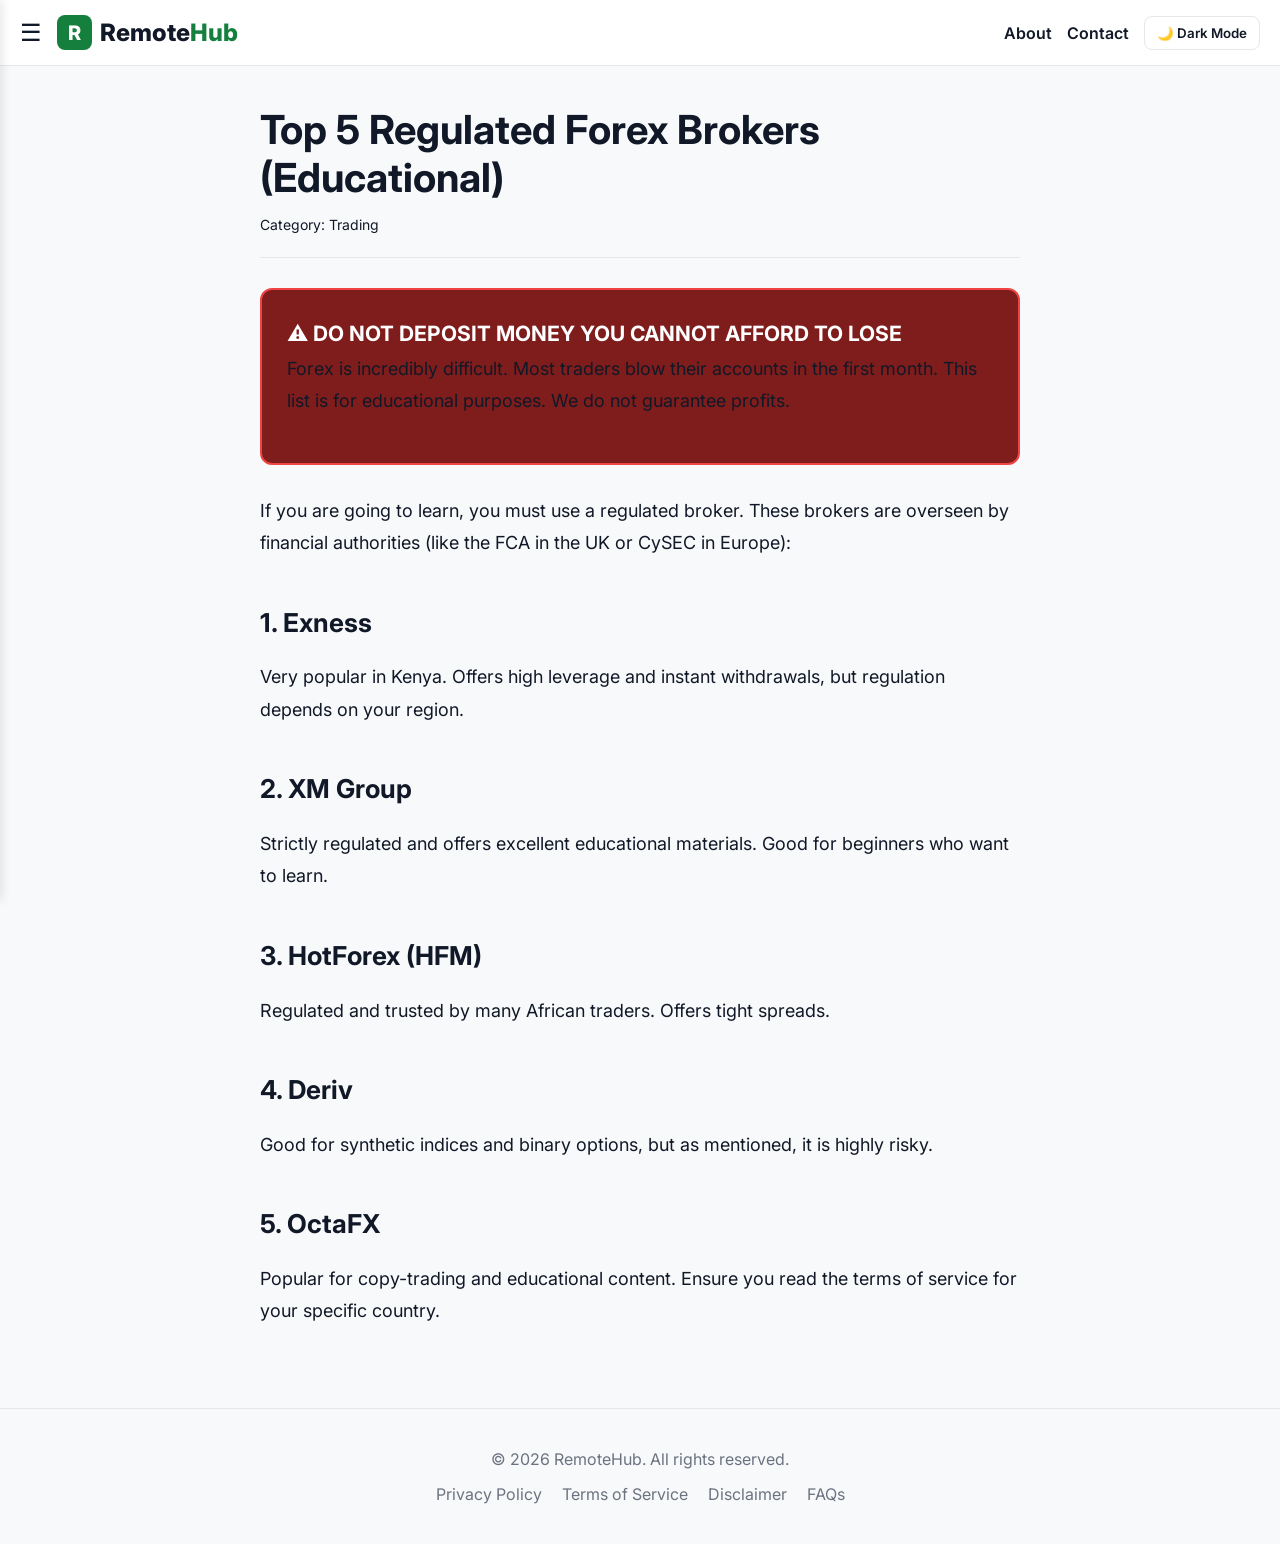
<file: pages/forex-trading.html>
﻿<!DOCTYPE html>
<html lang="en">
<head>
    <meta charset="UTF-8">
    <meta name="viewport" content="width=device-width, initial-scale=1.0">
    <title>5 Regulated Forex Brokers | RemoteHub</title>
    <link rel="stylesheet" href="../style.css">
    <link href="https://fonts.googleapis.com/css2?family=Inter:wght@400;600;800&display=swap" rel="stylesheet">
    <script>
        if (localStorage.getItem('theme') === 'dark') {
            document.documentElement.classList.add('dark-mode');
            document.addEventListener('DOMContentLoaded', () => {
                document.body.classList.add('dark-mode');
                const btn = document.getElementById('theme-toggle');
                if(btn) btn.textContent = '☀️ Light Mode';
            });
        }
    </script>
    <style>
        .risk-warning { background-color: #7f1d1d; color: #fecaca; padding: 25px; border-radius: 12px; margin: 30px 0; border: 2px solid #ef4444; }
        .risk-warning h3 { color: white; margin-top: 0; }
    </style>
    <!-- GOOGLE ADSENSE CODE -->
    <script async src="https://pagead2.googlesyndication.com/pagead/js/adsbygoogle.js?client=ca-pub-7869390421400564" crossorigin="anonymous"></script>
    <!-- GOOGLE ADSENSE META VERIFICATION -->
    <meta name="google-adsense-account" content="ca-pub-7869390421400564">
</head>
<body>
            <header>
        <div style="display: flex; align-items: center; gap: 15px;">
            <button id="menu-btn" style="background: none; border: none; font-size: 24px; cursor: pointer; color: var(--text-main);">☰</button>
            <a href="../index.html" class="logo" style="text-decoration: none; display: flex; align-items: center; gap: 8px;">
                <div style="background: var(--primary); color: white; width: 35px; height: 35px; border-radius: 8px; display: flex; justify-content: center; align-items: center; font-weight: 800; font-size: 20px;">R</div>
                <span style="font-weight: 800; color: var(--text-main);">Remote<span style="color: var(--primary);">Hub</span></span>
            </a>
        </div>
        <div class="nav-links">
            <a href="../legal/about.html">About</a>
            <a href="../legal/contact.html">Contact</a>
            <button id="theme-toggle">🌙 Dark Mode</button>
        </div>
    </header>
    <main class="article-container">
        <h1>Top 5 Regulated Forex Brokers (Educational)</h1>
        <p class="article-meta">Category: Trading</p>

        <div class="risk-warning">
            <h3>⚠️ DO NOT DEPOSIT MONEY YOU CANNOT AFFORD TO LOSE</h3>
            <p>Forex is incredibly difficult. Most traders blow their accounts in the first month. This list is for educational purposes. We do not guarantee profits.</p>
        </div>

        <p>If you are going to learn, you must use a regulated broker. These brokers are overseen by financial authorities (like the FCA in the UK or CySEC in Europe):</p>

        <h2>1. Exness</h2>
        <p>Very popular in Kenya. Offers high leverage and instant withdrawals, but regulation depends on your region.</p>
        
        <h2>2. XM Group</h2>
        <p>Strictly regulated and offers excellent educational materials. Good for beginners who want to learn.</p>
        
        <h2>3. HotForex (HFM)</h2>
        <p>Regulated and trusted by many African traders. Offers tight spreads.</p>
        
        <h2>4. Deriv</h2>
        <p>Good for synthetic indices and binary options, but as mentioned, it is highly risky.</p>

        <h2>5. OctaFX</h2>
        <p>Popular for copy-trading and educational content. Ensure you read the terms of service for your specific country.</p>    </main>
    <footer>
        <p>&copy; 2026 RemoteHub. All rights reserved.</p>
        <div class="footer-links">
            <a href="../legal/privacy.html">Privacy Policy</a>
            <a href="../legal/terms.html">Terms of Service</a>
            <a href="../legal/disclaimer.html">Disclaimer</a>
            <a href="../faq.html">FAQs</a>
        </div>
    </footer>
    
        <div id="sidebar" class="sidebar">
        <button id="close-btn" class="close-btn">&times;</button>
        <div style="margin-top: 50px;">
            <a href="../index.html" class="sidebar-link">Home</a>
            <a href="../legal/about.html" class="sidebar-link">About Mark</a>
            <a href="../legal/contact.html" class="sidebar-link">Contact</a>
            <a href="../legal/privacy.html" class="sidebar-link">Privacy Policy</a>
            <a href="../legal/terms.html" class="sidebar-link">Terms of Service</a>
            <a href="../legal/disclaimer.html" class="sidebar-link">Disclaimer</a>
            <a href="../faq.html" class="sidebar-link">FAQs</a>
        </div>
    </div>
    
    
    <script src="../script.js" defer></script>
</body>
</html>
</file>
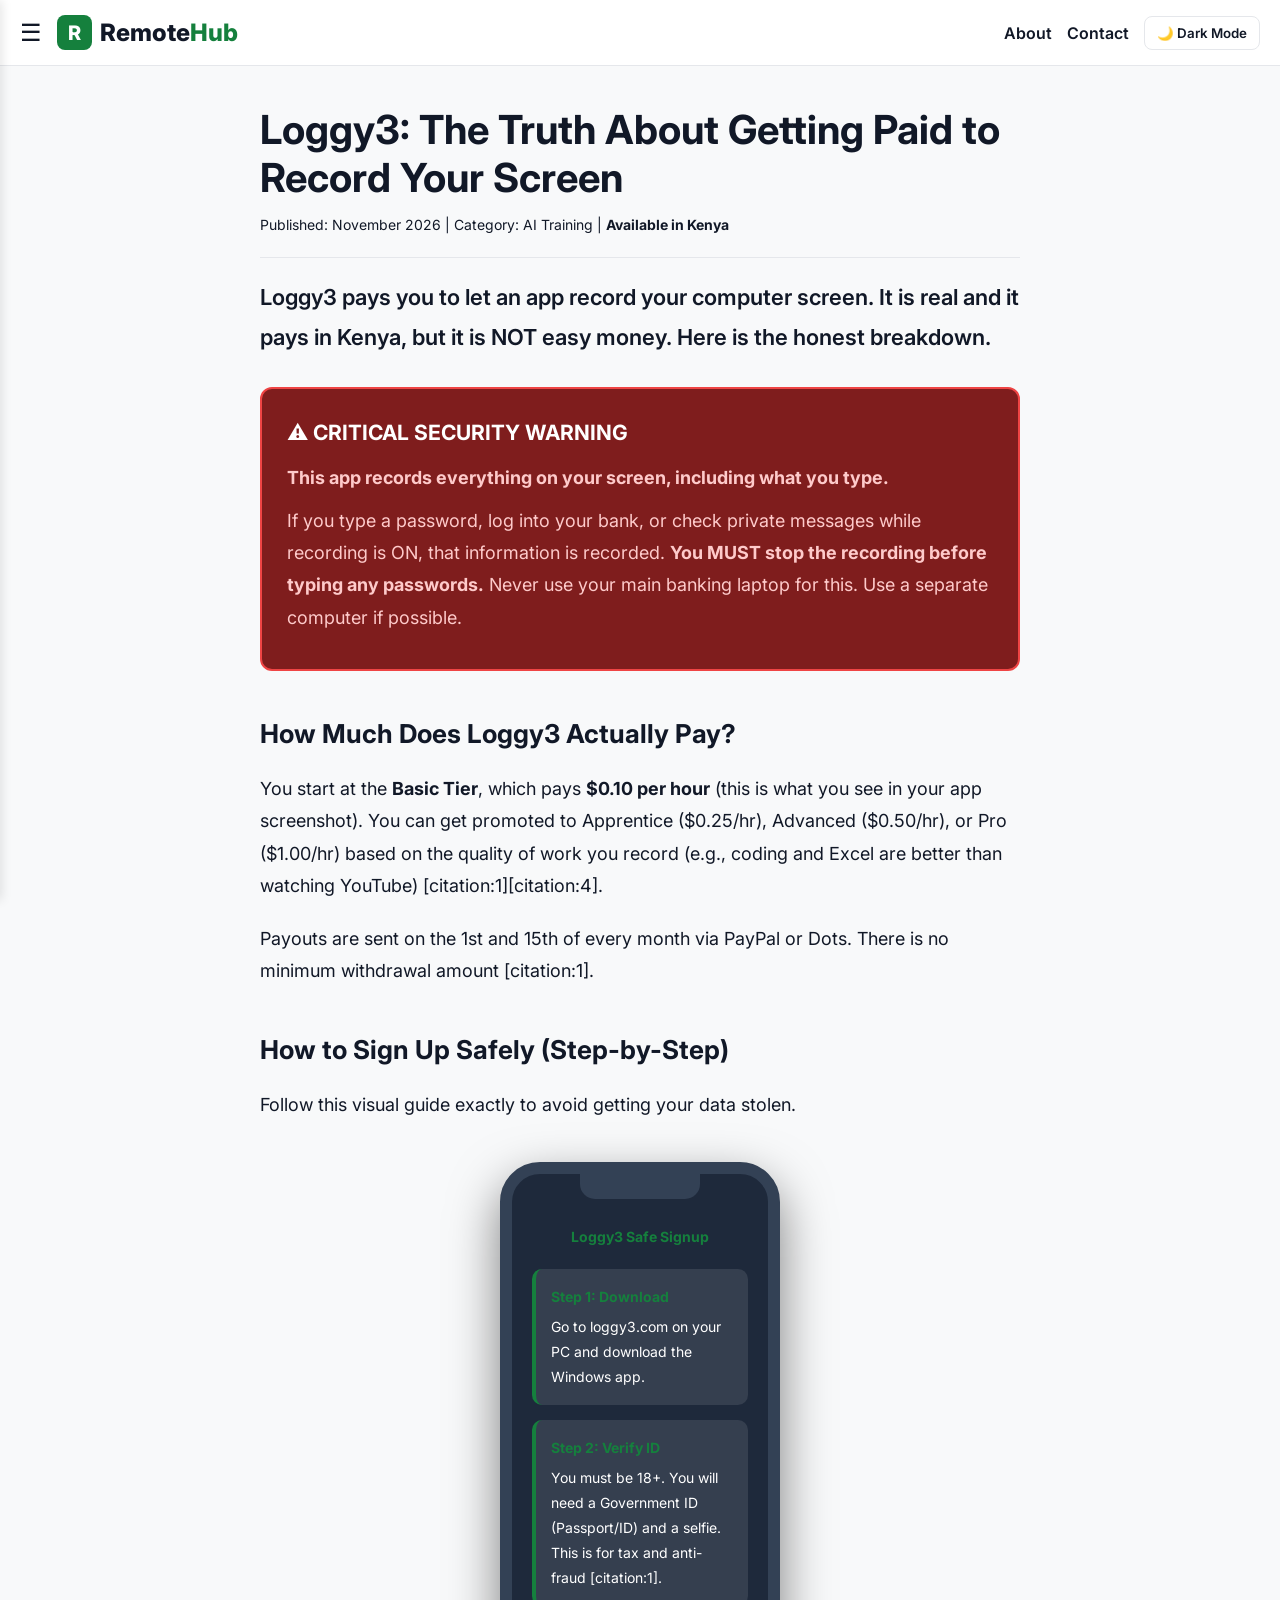
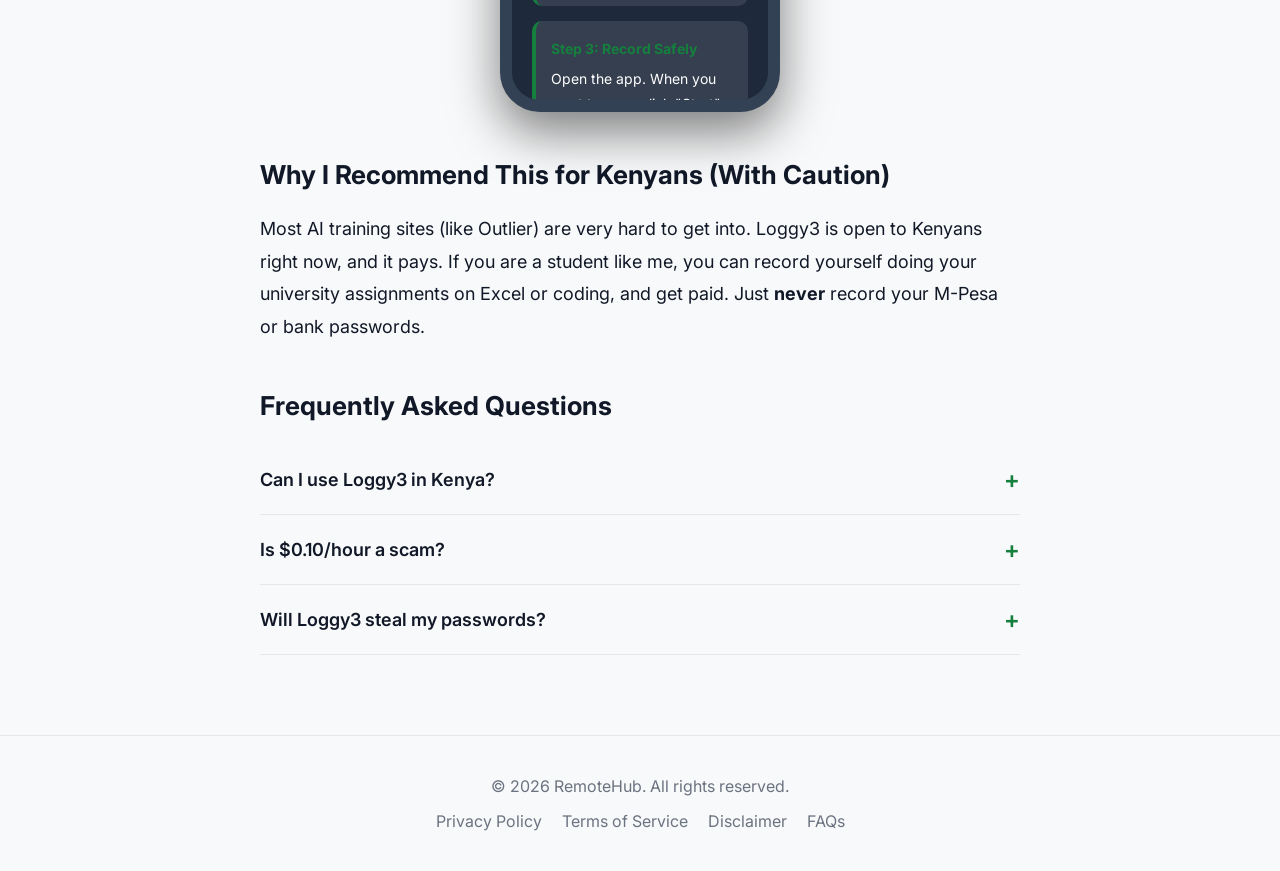
<file: pages/loggy3.html>
﻿<!DOCTYPE html>
<html lang="en">
<head>
    <meta charset="UTF-8">
    <meta name="viewport" content="width=device-width, initial-scale=1.0">
    <title>Loggy3 Guide: Safe Signup & Real Pay | RemoteHub</title>
    <link rel="stylesheet" href="../style.css">
    <link href="https://fonts.googleapis.com/css2?family=Inter:wght@400;600;800&display=swap" rel="stylesheet">
    <script>
        if (localStorage.getItem('theme') === 'dark') {
            document.documentElement.classList.add('dark-mode');
            document.addEventListener('DOMContentLoaded', () => {
                document.body.classList.add('dark-mode');
                const btn = document.getElementById('theme-toggle');
                if(btn) btn.textContent = '☀️ Light Mode';
            });
        }
    </script>
    <style>
        /* Special Styles for the Phone Illustration */
        .phone-mockup {
            width: 280px;
            height: 550px;
            background: #1e293b;
            border-radius: 40px;
            margin: 40px auto;
            border: 12px solid #334155;
            padding: 20px;
            color: white;
            box-shadow: 0 20px 50px rgba(0,0,0,0.5);
            position: relative;
            overflow: hidden;
        }
        .phone-notch {
            width: 120px; height: 25px; background: #334155;
            position: absolute; top: 0; left: 50%; transform: translateX(-50%);
            border-bottom-left-radius: 15px; border-bottom-right-radius: 15px;
        }
        .phone-screen { margin-top: 30px; text-align: center; font-size: 14px; }
        .phone-step { background: rgba(255,255,255,0.1); padding: 15px; border-radius: 10px; margin-bottom: 15px; text-align: left; border-left: 4px solid var(--primary); }
        .phone-step strong { color: var(--primary); display: block; margin-bottom: 5px; }

        /* Security Warning Box */
        .security-warning {
            background-color: #7f1d1d; /* Dark red */
            color: #fecaca;
            padding: 25px;
            border-radius: 12px;
            margin: 30px 0;
            border: 2px solid #ef4444;
        }
        .security-warning h3 { color: white; margin-bottom: 10px; margin-top: 0; }
        .security-warning p { color: #fecaca; margin-bottom: 10px; }
    </style>
    <!-- GOOGLE ADSENSE CODE -->
    <script async src="https://pagead2.googlesyndication.com/pagead/js/adsbygoogle.js?client=ca-pub-7869390421400564" crossorigin="anonymous"></script>
    <!-- GOOGLE ADSENSE META VERIFICATION -->
    <meta name="google-adsense-account" content="ca-pub-7869390421400564">
</head>
<body>
            <header>
        <div style="display: flex; align-items: center; gap: 15px;">
            <button id="menu-btn" style="background: none; border: none; font-size: 24px; cursor: pointer; color: var(--text-main);">☰</button>
            <a href="../index.html" class="logo" style="text-decoration: none; display: flex; align-items: center; gap: 8px;">
                <div style="background: var(--primary); color: white; width: 35px; height: 35px; border-radius: 8px; display: flex; justify-content: center; align-items: center; font-weight: 800; font-size: 20px;">R</div>
                <span style="font-weight: 800; color: var(--text-main);">Remote<span style="color: var(--primary);">Hub</span></span>
            </a>
        </div>
        <div class="nav-links">
            <a href="../legal/about.html">About</a>
            <a href="../legal/contact.html">Contact</a>
            <button id="theme-toggle">🌙 Dark Mode</button>
        </div>
    </header>
    <main class="article-container">
        

        <h1>Loggy3: The Truth About Getting Paid to Record Your Screen</h1>
        <p class="article-meta">Published: November 2026 | Category: AI Training | <strong>Available in Kenya</strong></p>

        <p class="lead">Loggy3 pays you to let an app record your computer screen. It is real and it pays in Kenya, but it is NOT easy money. Here is the honest breakdown.</p>

        <!-- THE SECURITY WARNING -->
        <div class="security-warning">
            <h3>⚠️ CRITICAL SECURITY WARNING</h3>
            <p><strong>This app records everything on your screen, including what you type.</strong></p>
            <p>If you type a password, log into your bank, or check private messages while recording is ON, that information is recorded. <strong>You MUST stop the recording before typing any passwords.</strong> Never use your main banking laptop for this. Use a separate computer if possible.</p>
        </div>

        <h2>How Much Does Loggy3 Actually Pay?</h2>
        <p>You start at the <strong>Basic Tier</strong>, which pays <strong>$0.10 per hour</strong> (this is what you see in your app screenshot). You can get promoted to Apprentice ($0.25/hr), Advanced ($0.50/hr), or Pro ($1.00/hr) based on the quality of work you record (e.g., coding and Excel are better than watching YouTube) [citation:1][citation:4].</p>
        <p>Payouts are sent on the 1st and 15th of every month via PayPal or Dots. There is no minimum withdrawal amount [citation:1].</p>

        <!-- THE PHONE ILLUSTRATION (Deriv Style) -->
        <h2>How to Sign Up Safely (Step-by-Step)</h2>
        <p>Follow this visual guide exactly to avoid getting your data stolen.</p>

        <div class="phone-mockup">
            <div class="phone-notch"></div>
            <div class="phone-screen">
                <div style="font-weight: bold; margin-bottom: 20px; color: var(--primary);">Loggy3 Safe Signup</div>
                
                <div class="phone-step">
                    <strong>Step 1: Download</strong>
                    Go to loggy3.com on your PC and download the Windows app.
                </div>
                
                <div class="phone-step">
                    <strong>Step 2: Verify ID</strong>
                    You must be 18+. You will need a Government ID (Passport/ID) and a selfie. This is for tax and anti-fraud [citation:1].
                </div>
                
                <div class="phone-step">
                    <strong>Step 3: Record Safely</strong>
                    Open the app. When you want to earn, click "Start". <strong style="color: #ef4444;">STOP recording before typing passwords.</strong>
                </div>

                <div class="phone-step" style="border-left-color: #3b82f6;">
                    <strong>Step 4: Get Paid</strong>
                    Check your dashboard on the 1st/15th. Link your PayPal.
                </div>
            </div>
        </div>

        

        <h2>Why I Recommend This for Kenyans (With Caution)</h2>
        <p>Most AI training sites (like Outlier) are very hard to get into. Loggy3 is open to Kenyans right now, and it pays. If you are a student like me, you can record yourself doing your university assignments on Excel or coding, and get paid. Just <strong>never</strong> record your M-Pesa or bank passwords.</p>

        <h2>Frequently Asked Questions</h2>
        <div class="faq-item">
            <button class="faq-question">Can I use Loggy3 in Kenya? <span class="plus">+</span></button>
            <div class="faq-answer"><p>Yes. Loggy3 is officially available in Kenya, the Philippines, and India [citation:1].</p></div>
        </div>
        <div class="faq-item">
            <button class="faq-question">Is $0.10/hour a scam? <span class="plus">+</span></button>
            <div class="faq-answer"><p>No, but it is very low. It is real money, but you need to work up to a higher tier to make it worth your time. Do not quit your day job for $0.10/hr.</p></div>
        </div>
        <div class="faq-item">
            <button class="faq-question">Will Loggy3 steal my passwords? <span class="plus">+</span></button>
            <div class="faq-answer"><p>If you record while typing them, yes. The app is not "stealing" them maliciously, but the recording captures your screen. Always pause recording before logging into sensitive accounts.</p></div>
        </div>

    </main>
    <footer>
        <p>&copy; 2026 RemoteHub. All rights reserved.</p>
        <div class="footer-links">
            <a href="../legal/privacy.html">Privacy Policy</a>
            <a href="../legal/terms.html">Terms of Service</a>
            <a href="../legal/disclaimer.html">Disclaimer</a>
            <a href="../faq.html">FAQs</a>
        </div>
    </footer>
    
        <div id="sidebar" class="sidebar">
        <button id="close-btn" class="close-btn">&times;</button>
        <div style="margin-top: 50px;">
            <a href="../index.html" class="sidebar-link">Home</a>
            <a href="../legal/about.html" class="sidebar-link">About Mark</a>
            <a href="../legal/contact.html" class="sidebar-link">Contact</a>
            <a href="../legal/privacy.html" class="sidebar-link">Privacy Policy</a>
            <a href="../legal/terms.html" class="sidebar-link">Terms of Service</a>
            <a href="../legal/disclaimer.html" class="sidebar-link">Disclaimer</a>
            <a href="../faq.html" class="sidebar-link">FAQs</a>
        </div>
    </div>
    
    
    <script src="../script.js" defer></script>
</body>
</html>
</file>
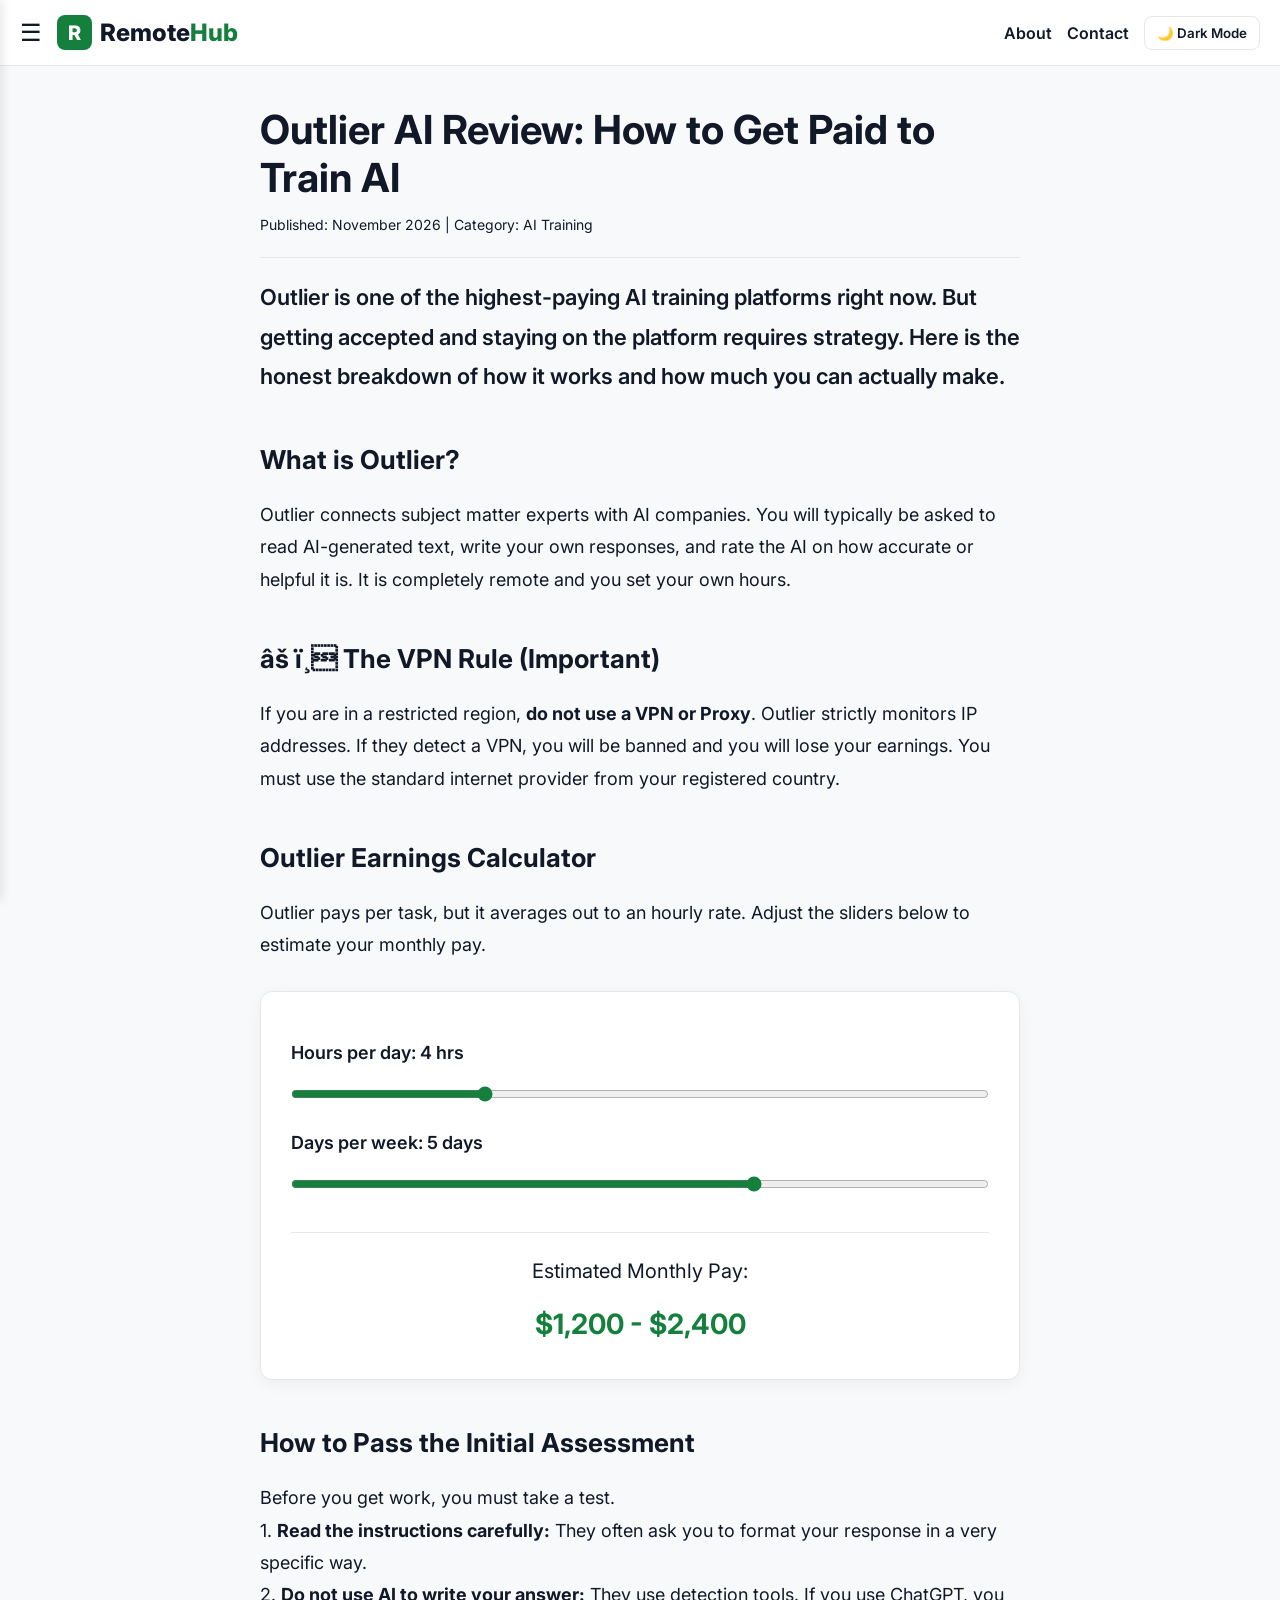
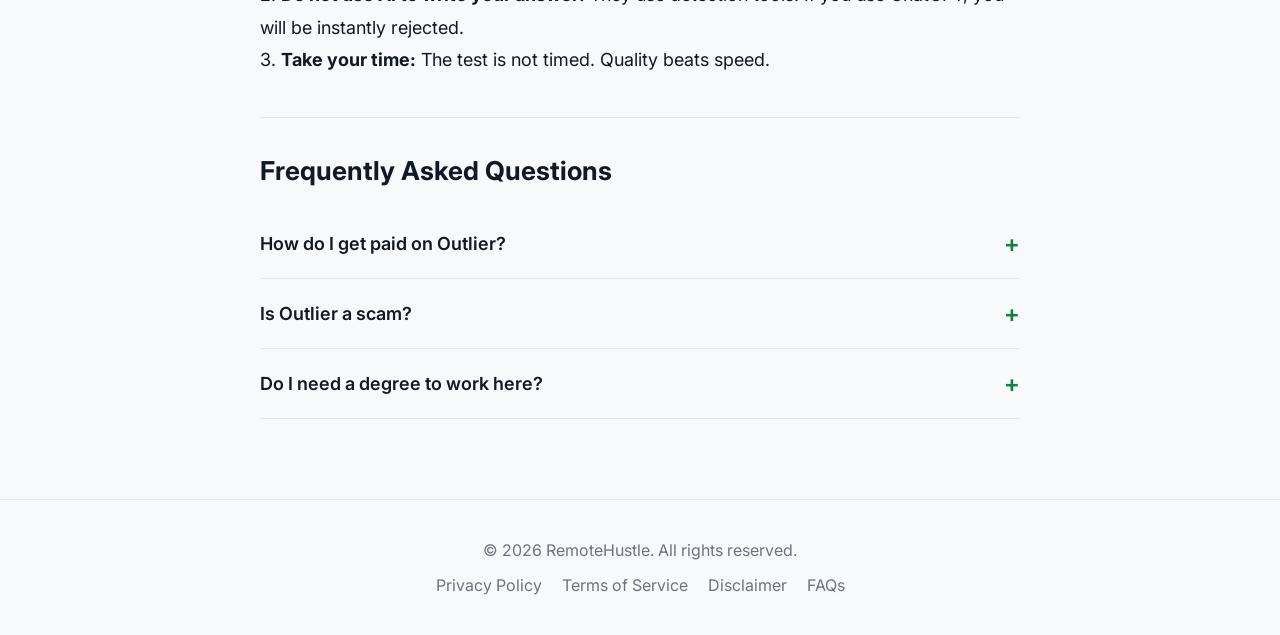
<file: pages/outlier.html>
﻿<!DOCTYPE html>
<html lang="en">
<head>
    <meta charset="UTF-8">
    <meta name="viewport" content="width=device-width, initial-scale=1.0">
    <title>Outlier AI Guide: Real Pay & How to Pass | RemoteHustle</title>
    <!-- Notice the ../ because we are inside the pages folder -->
    <link rel="stylesheet" href="../style.css">
    <link href="https://fonts.googleapis.com/css2?family=Inter:wght@400;600;800&display=swap" rel="stylesheet">
    <script>
        if (localStorage.getItem('theme') === 'dark') {
            document.documentElement.classList.add('dark-mode');
            document.addEventListener('DOMContentLoaded', () => {
                document.body.classList.add('dark-mode');
                const btn = document.getElementById('theme-toggle');
                if(btn) btn.textContent = '☀️ Light Mode';
            });
        }
    </script>
    <!-- GOOGLE ADSENSE CODE -->
    <script async src="https://pagead2.googlesyndication.com/pagead/js/adsbygoogle.js?client=ca-pub-7869390421400564" crossorigin="anonymous"></script>
    <!-- GOOGLE ADSENSE META VERIFICATION -->
    <meta name="google-adsense-account" content="ca-pub-7869390421400564">
</head>
<body>

    <!-- TOP NAVIGATION -->
            <header>
        <div style="display: flex; align-items: center; gap: 15px;">
            <button id="menu-btn" style="background: none; border: none; font-size: 24px; cursor: pointer; color: var(--text-main);">☰</button>
            <a href="../index.html" class="logo" style="text-decoration: none; display: flex; align-items: center; gap: 8px;">
                <div style="background: var(--primary); color: white; width: 35px; height: 35px; border-radius: 8px; display: flex; justify-content: center; align-items: center; font-weight: 800; font-size: 20px;">R</div>
                <span style="font-weight: 800; color: var(--text-main);">Remote<span style="color: var(--primary);">Hub</span></span>
            </a>
        </div>
        <div class="nav-links">
            <a href="../legal/about.html">About</a>
            <a href="../legal/contact.html">Contact</a>
            <button id="theme-toggle">🌙 Dark Mode</button>
        </div>
    </header>

    <!-- ARTICLE CONTENT -->
    <main class="article-container">
        
        <!-- ADSENSE SLOT (Top of article) -->
        

        <h1>Outlier AI Review: How to Get Paid to Train AI</h1>
        <p class="article-meta">Published: November 2026 | Category: AI Training</p>

        <p class="lead">Outlier is one of the highest-paying AI training platforms right now. But getting accepted and staying on the platform requires strategy. Here is the honest breakdown of how it works and how much you can actually make.</p>

        <h2>What is Outlier?</h2>
        <p>Outlier connects subject matter experts with AI companies. You will typically be asked to read AI-generated text, write your own responses, and rate the AI on how accurate or helpful it is. It is completely remote and you set your own hours.</p>

        <h2>âš ï¸ The VPN Rule (Important)</h2>
        <p>If you are in a restricted region, <strong>do not use a VPN or Proxy</strong>. Outlier strictly monitors IP addresses. If they detect a VPN, you will be banned and you will lose your earnings. You must use the standard internet provider from your registered country.</p>

        <h2>Outlier Earnings Calculator</h2>
        <p>Outlier pays per task, but it averages out to an hourly rate. Adjust the sliders below to estimate your monthly pay.</p>
        
        <!-- INTERACTIVE CALCULATOR -->
        <div class="calculator-box">
            <label>Hours per day: <span id="hours-display">4</span> hrs</label>
            <input type="range" id="hours-slider" min="1" max="12" value="4">
            
            <label>Days per week: <span id="days-display">5</span> days</label>
            <input type="range" id="days-slider" min="1" max="7" value="5">
            
            <div class="calc-result">
                Estimated Monthly Pay: <strong id="monthly-pay">$800 - $1,600</strong>
            </div>
        </div>

        <!-- ADSENSE SLOT (Middle of article) -->
        

        <h2>How to Pass the Initial Assessment</h2>
        <p>Before you get work, you must take a test. 
            <br>1. <strong>Read the instructions carefully:</strong> They often ask you to format your response in a very specific way.
            <br>2. <strong>Do not use AI to write your answer:</strong> They use detection tools. If you use ChatGPT, you will be instantly rejected.
            <br>3. <strong>Take your time:</strong> The test is not timed. Quality beats speed.
        </p>

        <!-- FAQ ACCORDION -->
        <h2 class="faq-title">Frequently Asked Questions</h2>
        
        <div class="faq-item">
            <button class="faq-question">How do I get paid on Outlier? <span class="plus">+</span></button>
            <div class="faq-answer">
                <p>You can get paid via PayPal, Airtm, or direct bank transfer depending on your country. Payouts usually happen weekly.</p>
            </div>
        </div>

        <div class="faq-item">
            <button class="faq-question">Is Outlier a scam? <span class="plus">+</span></button>
            <div class="faq-answer">
                <p>No, Outlier is a legitimate company backed by Scale AI. However, the workload can be inconsistent. Some weeks you may have many tasks, other weeks you might have none.</p>
            </div>
        </div>

        <div class="faq-item">
            <button class="faq-question">Do I need a degree to work here? <span class="plus">+</span></button>
            <div class="faq-answer">
                <p>While some specific projects require degrees (like coding or medical projects), many general language projects only require strong reading and writing skills.</p>
            </div>
        </div>

    </main>

    <!-- FOOTER -->
    <footer>
        <p>&copy; 2026 RemoteHustle. All rights reserved.</p>
        <div class="footer-links">
            <a href="../legal/privacy.html">Privacy Policy</a>
            <a href="../legal/terms.html">Terms of Service</a>
            <a href="../legal/disclaimer.html">Disclaimer</a>
            <a href="../faq.html">FAQs</a>
        </div>
    </footer>

    <!-- Notice the ../ for script.js -->
    
    
    <!-- SPECIAL SCRIPT JUST FOR THIS PAGE (Calculator) -->
    <script>
        const hoursSlider = document.getElementById('hours-slider');
        const daysSlider = document.getElementById('days-slider');
        const hoursDisplay = document.getElementById('hours-display');
        const daysDisplay = document.getElementById('days-display');
        const monthlyPay = document.getElementById('monthly-pay');

        function calculatePay() {
            const hours = parseInt(hoursSlider.value);
            const days = parseInt(daysSlider.value);
            
            hoursDisplay.textContent = hours;
            daysDisplay.textContent = days;

            // Let's assume an average of $15 to $30 per hour for AI training
            const weeklyHours = hours * days;
            const monthlyHours = weeklyHours * 4;
            
            const lowEstimate = monthlyHours * 15;
            const highEstimate = monthlyHours * 30;

            monthlyPay.textContent = `$${lowEstimate.toLocaleString()} - $${highEstimate.toLocaleString()}`;
        }

        hoursSlider.addEventListener('input', calculatePay);
        daysSlider.addEventListener('input', calculatePay);
        calculatePay(); // Run once on page load
    </script>
        <div id="sidebar" class="sidebar">
        <button id="close-btn" class="close-btn">&times;</button>
        <div style="margin-top: 50px;">
            <a href="../index.html" class="sidebar-link">Home</a>
            <a href="../legal/about.html" class="sidebar-link">About Mark</a>
            <a href="../legal/contact.html" class="sidebar-link">Contact</a>
            <a href="../legal/privacy.html" class="sidebar-link">Privacy Policy</a>
            <a href="../legal/terms.html" class="sidebar-link">Terms of Service</a>
            <a href="../legal/disclaimer.html" class="sidebar-link">Disclaimer</a>
            <a href="../faq.html" class="sidebar-link">FAQs</a>
        </div>
    </div>
    
    
    <script src="../script.js" defer></script>
</body>
</html>
</file>
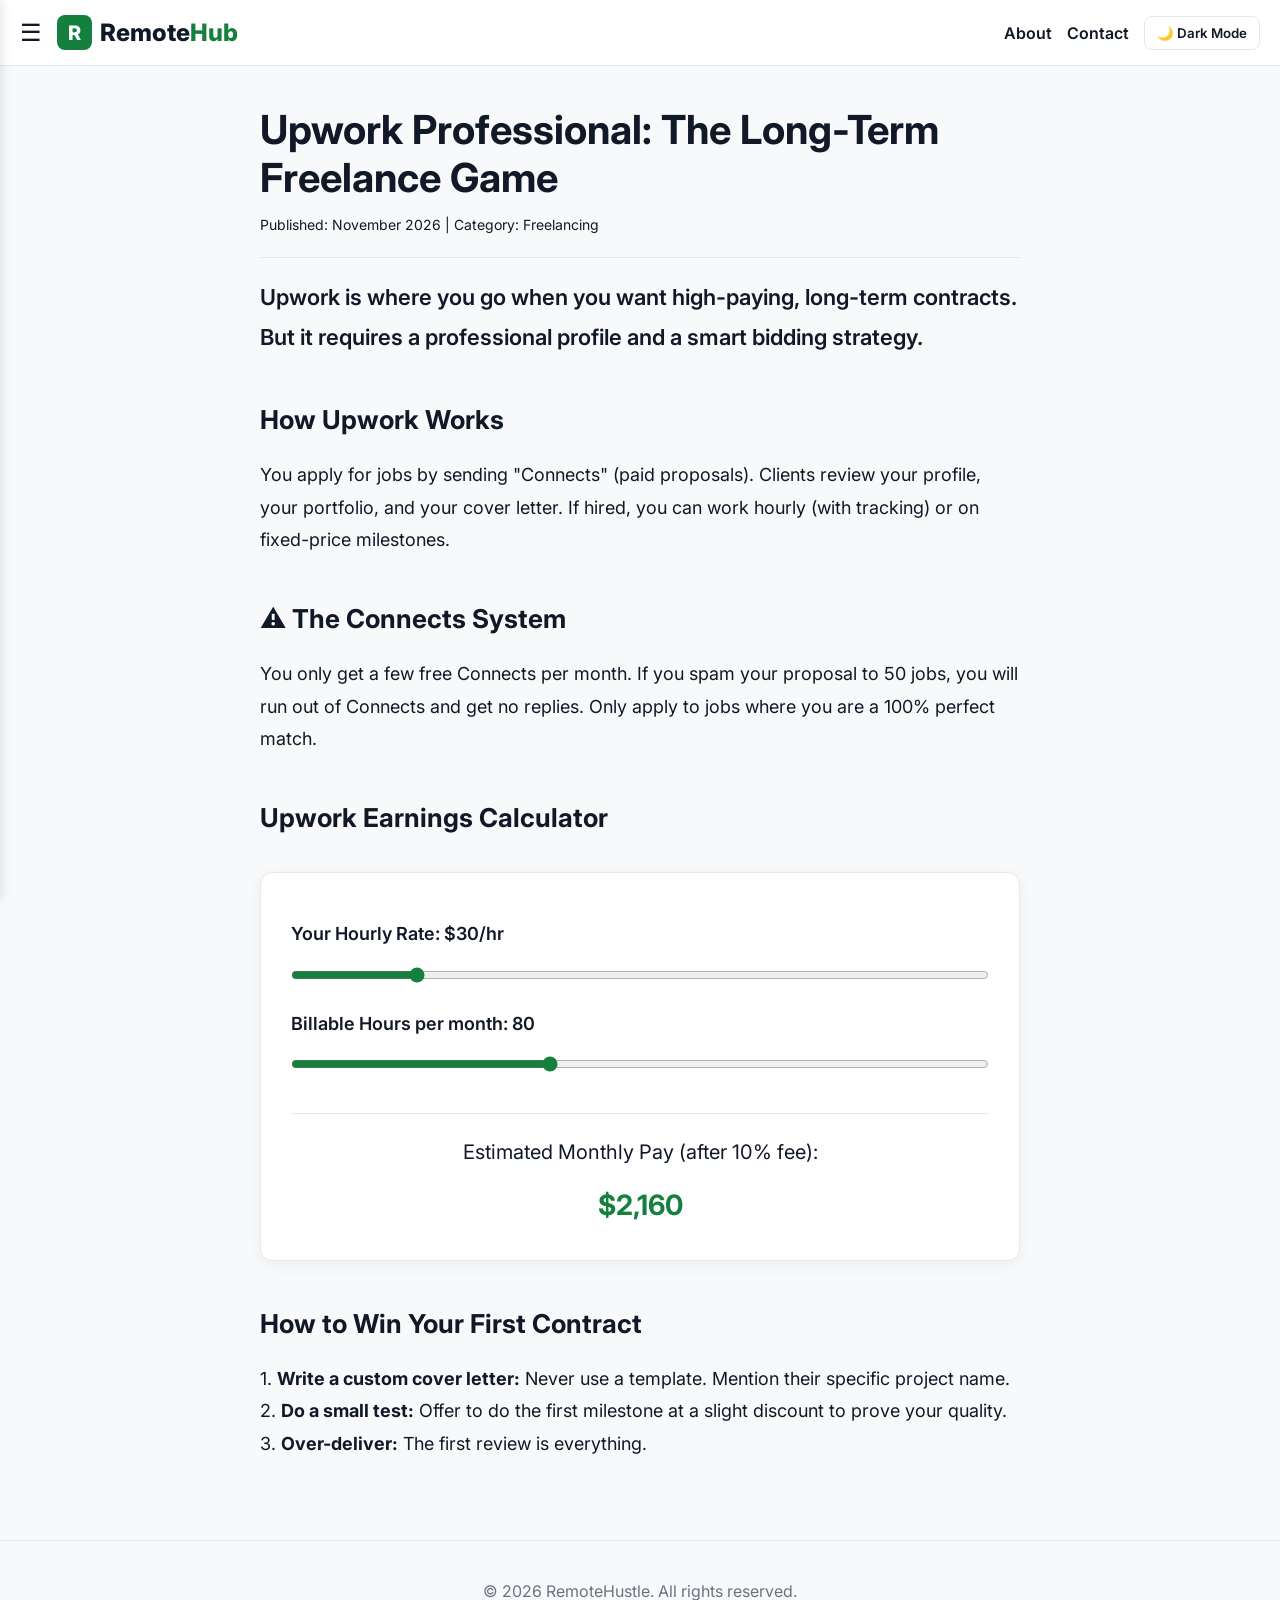
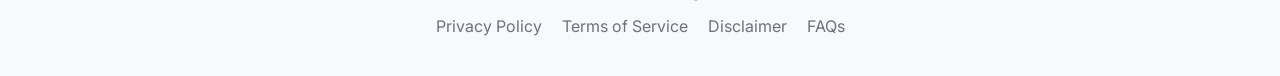
<file: pages/upwork.html>
﻿<!DOCTYPE html>
<html lang="en">
<head>
    <meta charset="UTF-8">
    <meta name="viewport" content="width=device-width, initial-scale=1.0">
    <title>Upwork Guide | RemoteHustle</title>
    <link rel="stylesheet" href="../style.css">
    <link href="https://fonts.googleapis.com/css2?family=Inter:wght@400;600;800&display=swap" rel="stylesheet">
    <script>
        if (localStorage.getItem('theme') === 'dark') {
            document.documentElement.classList.add('dark-mode');
            document.addEventListener('DOMContentLoaded', () => {
                document.body.classList.add('dark-mode');
                const btn = document.getElementById('theme-toggle');
                if(btn) btn.textContent = '☀️ Light Mode';
            });
        }
    </script>
    <!-- GOOGLE ADSENSE CODE -->
    <script async src="https://pagead2.googlesyndication.com/pagead/js/adsbygoogle.js?client=ca-pub-7869390421400564" crossorigin="anonymous"></script>
    <!-- GOOGLE ADSENSE META VERIFICATION -->
    <meta name="google-adsense-account" content="ca-pub-7869390421400564">
</head>
<body>
            <header>
        <div style="display: flex; align-items: center; gap: 15px;">
            <button id="menu-btn" style="background: none; border: none; font-size: 24px; cursor: pointer; color: var(--text-main);">☰</button>
            <a href="../index.html" class="logo" style="text-decoration: none; display: flex; align-items: center; gap: 8px;">
                <div style="background: var(--primary); color: white; width: 35px; height: 35px; border-radius: 8px; display: flex; justify-content: center; align-items: center; font-weight: 800; font-size: 20px;">R</div>
                <span style="font-weight: 800; color: var(--text-main);">Remote<span style="color: var(--primary);">Hub</span></span>
            </a>
        </div>
        <div class="nav-links">
            <a href="../legal/about.html">About</a>
            <a href="../legal/contact.html">Contact</a>
            <button id="theme-toggle">🌙 Dark Mode</button>
        </div>
    </header>
    <main class="article-container">
        
        <h1>Upwork Professional: The Long-Term Freelance Game</h1>
        <p class="article-meta">Published: November 2026 | Category: Freelancing</p>
        <p class="lead">Upwork is where you go when you want high-paying, long-term contracts. But it requires a professional profile and a smart bidding strategy.</p>
        <h2>How Upwork Works</h2>
        <p>You apply for jobs by sending "Connects" (paid proposals). Clients review your profile, your portfolio, and your cover letter. If hired, you can work hourly (with tracking) or on fixed-price milestones.</p>
        <h2>⚠️ The Connects System</h2>
        <p>You only get a few free Connects per month. If you spam your proposal to 50 jobs, you will run out of Connects and get no replies. Only apply to jobs where you are a 100% perfect match.</p>
        <h2>Upwork Earnings Calculator</h2>
        <div class="calculator-box">
            <label>Your Hourly Rate: $<span id="u-rate-display">30</span>/hr</label>
            <input type="range" id="u-rate" min="5" max="150" step="5" value="30">
            <label>Billable Hours per month: <span id="u-hours-display">80</span></label>
            <input type="range" id="u-hours" min="10" max="200" step="10" value="80">
            <div class="calc-result">Estimated Monthly Pay (after 10% fee):<br><strong id="u-result">$2,160</strong></div>
        </div>
        
        <h2>How to Win Your First Contract</h2>
        <p>1. <strong>Write a custom cover letter:</strong> Never use a template. Mention their specific project name.<br>2. <strong>Do a small test:</strong> Offer to do the first milestone at a slight discount to prove your quality.<br>3. <strong>Over-deliver:</strong> The first review is everything.</p>
        <script>
            const uRate = document.getElementById('u-rate'); const uHours = document.getElementById('u-hours');
            function calcU() {
                const rate = parseInt(uRate.value); const hours = parseInt(uHours.value);
                document.getElementById('u-rate-display').textContent = rate;
                document.getElementById('u-hours-display').textContent = hours;
                document.getElementById('u-result').textContent = '$' + ((rate * 0.9) * hours).toLocaleString();
            }
            uRate.addEventListener('input', calcU); uHours.addEventListener('input', calcU); calcU();
        </script>    </main>
    <footer>
        <p>&copy; 2026 RemoteHustle. All rights reserved.</p>
        <div class="footer-links">
            <a href="../legal/privacy.html">Privacy Policy</a>
            <a href="../legal/terms.html">Terms of Service</a>
            <a href="../legal/disclaimer.html">Disclaimer</a>
            <a href="../faq.html">FAQs</a>
        </div>
    </footer>
    
        <div id="sidebar" class="sidebar">
        <button id="close-btn" class="close-btn">&times;</button>
        <div style="margin-top: 50px;">
            <a href="../index.html" class="sidebar-link">Home</a>
            <a href="../legal/about.html" class="sidebar-link">About Mark</a>
            <a href="../legal/contact.html" class="sidebar-link">Contact</a>
            <a href="../legal/privacy.html" class="sidebar-link">Privacy Policy</a>
            <a href="../legal/terms.html" class="sidebar-link">Terms of Service</a>
            <a href="../legal/disclaimer.html" class="sidebar-link">Disclaimer</a>
            <a href="../faq.html" class="sidebar-link">FAQs</a>
        </div>
    </div>
    
    
    <script src="../script.js" defer></script>
</body>
</html>
</file>
<file: style.css>
﻿/* --- GLOBAL VARIABLES (Colors & Fonts) --- */
:root {
    --bg-color: #f8f9fa;
    --text-main: #111827;
    --text-muted: #6b7280;
    --card-bg: #ffffff;
    --primary: #15803d; /* Premium Green */
    --primary-hover: #166534;
    --border: #e5e7eb;
}

/* Dark Mode Variables */
body.dark-mode, html.dark-mode {
    --bg-color: #0f172a;
    --text-main: #f8fafc;
    --text-muted: #94a3b8;
    --card-bg: #1e293b;
    --border: #334155;
}

* {
    margin: 0;
    padding: 0;
    box-sizing: border-box;
    font-family: 'Inter', sans-serif;
}

body {
    background-color: var(--bg-color);
    color: var(--text-main);
    transition: background-color 0.3s, color 0.3s;
}

/* --- NAVIGATION --- */
header {
    display: flex;
    justify-content: space-between;
    align-items: center;
    padding: 20px 5%;
    background-color: var(--card-bg);
    border-bottom: 1px solid var(--border);
}

.logo {
    font-size: 24px;
    font-weight: 800;
}
.logo span { color: var(--primary); }

.nav-links {
    display: flex;
    gap: 20px;
    align-items: center;
}

.nav-links a {
    text-decoration: none;
    color: var(--text-main);
    font-weight: 600;
}

#theme-toggle {
    background: none;
    border: 1px solid var(--border);
    padding: 8px 12px;
    border-radius: 8px;
    cursor: pointer;
    color: var(--text-main);
    font-weight: 600;
}

/* --- HERO SECTION --- */
.hero {
    text-align: center;
    padding: 80px 20px;
}

.hero h1 {
    font-size: 48px;
    font-weight: 800;
    margin-bottom: 15px;
}

.hero p {
    color: var(--text-muted);
    font-size: 18px;
    margin-bottom: 40px;
}

.search-container {
    display: flex;
    max-width: 600px;
    margin: 0 auto;
    gap: 10px;
}

.search-container input {
    flex: 1;
    padding: 15px 20px;
    border: 1px solid var(--border);
    border-radius: 8px;
    font-size: 16px;
    background-color: var(--card-bg);
    color: var(--text-main);
}

.search-container button {
    padding: 15px 30px;
    background-color: var(--primary);
    color: white;
    border: none;
    border-radius: 8px;
    font-weight: 600;
    cursor: pointer;
}

/* --- FILTERS & GRID --- */
.jobs-section {
    max-width: 1200px;
    margin: 0 auto;
    padding: 20px;
}

.filters {
    display: flex;
    gap: 10px;
    margin-bottom: 30px;
    flex-wrap: wrap;
}

.filter-btn {
    padding: 10px 20px;
    border: 1px solid var(--border);
    background-color: var(--card-bg);
    border-radius: 30px;
    cursor: pointer;
    font-weight: 600;
    color: var(--text-muted);
    transition: all 0.2s;
}

.filter-btn:hover, .filter-btn.active {
    background-color: var(--primary);
    color: white;
    border-color: var(--primary);
}

.job-grid {
    display: grid;
    grid-template-columns: repeat(auto-fill, minmax(300px, 1fr));
    gap: 25px;
}

/* --- JOB CARDS --- */
.job-card {
    background-color: var(--card-bg);
    border: 1px solid var(--border);
    border-radius: 12px;
    padding: 25px;
    text-decoration: none;
    color: var(--text-main);
    display: flex;
    flex-direction: column;
    transition: transform 0.2s, box-shadow 0.2s;
}

.job-card:hover {
    transform: translateY(-5px);
    box-shadow: 0 10px 25px rgba(0,0,0,0.1);
    border-color: var(--primary);
}

.card-header {
    display: flex;
    justify-content: space-between;
    align-items: flex-start;
    margin-bottom: 20px;
}

.card-header h3 {
    font-size: 20px;
    font-weight: 600;
}

.tag {
    background-color: #dcfce7;
    color: #166534;
    padding: 5px 10px;
    border-radius: 20px;
    font-size: 12px;
    font-weight: 600;
}

.pay {
    font-size: 18px;
    color: var(--text-muted);
    margin-bottom: 10px;
}

.pay strong {
    color: var(--primary);
    font-size: 24px;
}

.desc {
    color: var(--text-muted);
    font-size: 14px;
    line-height: 1.5;
    margin-bottom: 20px;
}

.card-footer {
    margin-top: auto;
    font-weight: 600;
    color: var(--primary);
}

/* --- FOOTER --- */
footer {
    border-top: 1px solid var(--border);
    padding: 40px 5%;
    text-align: center;
    margin-top: 80px;
    color: var(--text-muted);
}

.footer-links {
    margin-top: 15px;
    display: flex;
    justify-content: center;
    gap: 20px;
    flex-wrap: wrap;
}

.footer-links a {
    color: var(--text-muted);
    text-decoration: none;
}

/* --- MOBILE RESPONSIVENESS --- */
@media (max-width: 768px) {
    .hero h1 { font-size: 32px; }
    .search-container { flex-direction: column; }
    .job-grid { grid-template-columns: 1fr; }
}
/* --- ARTICLE & BLOG PAGES --- */
.article-container {
    max-width: 800px;
    margin: 40px auto;
    padding: 0 20px;
    line-height: 1.8;
    font-size: 18px;
}

.article-container h1 {
    font-size: 40px;
    margin-bottom: 10px;
    line-height: 1.2;
}

.article-meta {
    color: var(--text-muted);
    font-size: 14px;
    margin-bottom: 30px;
    border-bottom: 1px solid var(--border);
    padding-bottom: 20px;
}

.article-container h2 {
    margin-top: 40px;
    margin-bottom: 15px;
    font-size: 26px;
}

.article-container p {
    margin-bottom: 20px;
    color: var(--text-main);
}

.lead {
    font-size: 22px;
    font-weight: 600;
    color: var(--text-muted);
}



/* --- CALCULATOR BOX --- */
.calculator-box {
    background-color: var(--card-bg);
    border: 1px solid var(--border);
    padding: 30px;
    border-radius: 12px;
    margin: 30px 0;
    box-shadow: 0 4px 15px rgba(0,0,0,0.05);
}

.calculator-box label {
    display: block;
    font-weight: 600;
    margin-bottom: 10px;
    margin-top: 15px;
}

.calculator-box input[type="range"] {
    width: 100%;
    cursor: pointer;
    accent-color: var(--primary);
}

.calc-result {
    margin-top: 30px;
    padding-top: 20px;
    border-top: 1px solid var(--border);
    font-size: 20px;
    text-align: center;
}

.calc-result strong {
    color: var(--primary);
    font-size: 28px;
    display: block;
    margin-top: 10px;
}

/* --- FAQ ACCORDION --- */
.faq-title {
    margin-top: 50px;
    border-top: 1px solid var(--border);
    padding-top: 30px;
}

.faq-item {
    border-bottom: 1px solid var(--border);
}

.faq-question {
    width: 100%;
    text-align: left;
    background: none;
    border: none;
    padding: 20px 0;
    font-size: 18px;
    font-weight: 600;
    color: var(--text-main);
    cursor: pointer;
    display: flex;
    justify-content: space-between;
    align-items: center;
}

.faq-answer {
    display: none; /* Hidden by default */
    padding-bottom: 20px;
    color: var(--text-muted);
}

/* When active */
.faq-item.active .faq-answer {
    display: block;
}
.faq-item.active .plus {
    transform: rotate(45deg);
}
.plus {
    transition: transform 0.3s ease;
    font-size: 24px;
    color: var(--primary);
}

/* --- LEGAL & INFO PAGES --- */
.legal-container {
    max-width: 800px;
    margin: 60px auto;
    padding: 0 20px;
    line-height: 1.8;
    font-size: 18px;
}
.legal-container h1 {
    font-size: 36px;
    margin-bottom: 30px;
    border-bottom: 1px solid var(--border);
    padding-bottom: 15px;
}
.legal-container h2 {
    font-size: 24px;
    margin-top: 30px;
    margin-bottom: 15px;
}
.legal-container p {
    margin-bottom: 20px;
    color: var(--text-muted);
}

/* --- UPGRADED HERO SECTION --- */
.hero {
    padding: 100px 20px;
    background: linear-gradient(180deg, var(--card-bg) 0%, var(--bg-color) 100%);
}
.hero-content {
    max-width: 800px;
    margin: 0 auto;
}
.hero-badge {
    background: var(--primary);
    color: white;
    padding: 6px 16px;
    border-radius: 20px;
    font-size: 14px;
    font-weight: 600;
    display: inline-block;
    margin-bottom: 20px;
    text-transform: uppercase;
    letter-spacing: 1px;
}
.hero h1 {
    font-size: 56px;
    letter-spacing: -1px;
    line-height: 1.1;
}
.hero p {
    font-size: 20px;
    max-width: 600px;
    margin: 0 auto 40px auto;
}

/* --- UPGRADED JOB CARDS (WITH IMAGES) --- */
.job-card {
    padding: 0; /* Remove padding to let image touch edges */
    overflow: hidden;
}
.card-image {
    width: 100%;
    height: 180px;
    background-size: cover;
    background-position: center;
    border-bottom: 1px solid var(--border);
    transition: transform 0.3s ease;
}
.job-card:hover .card-image {
    transform: scale(1.05); /* Subtle zoom effect on hover */
}
.card-content {
    padding: 25px;
    display: flex;
    flex-direction: column;
    flex: 1;
}

/* --- SLIDING SIDEBAR --- */
.sidebar {
    position: fixed;
    top: 0;
    left: -250px; /* Hidden by default */
    width: 250px;
    height: 100%;
    background-color: var(--card-bg);
    border-right: 1px solid var(--border);
    z-index: 1000;
    transition: left 0.3s ease;
    padding: 20px;
    box-shadow: 2px 0 10px rgba(0,0,0,0.1);
}
.sidebar.open {
    left: 0; /* Slide in */
}
.close-btn {
    background: none;
    border: none;
    font-size: 30px;
    cursor: pointer;
    color: var(--text-main);
    position: absolute;
    top: 10px;
    right: 20px;
}
.sidebar-link {
    display: block;
    padding: 15px 0;
    text-decoration: none;
    color: var(--text-main);
    font-weight: 600;
    border-bottom: 1px solid var(--border);
    transition: color 0.2s;
}
.sidebar-link:hover {
    color: var(--primary);
}

/* --- HEADER SEARCH BAR --- */
.header-search {
    display: flex;
    align-items: center;
    background-color: var(--bg-color);
    border: 1px solid var(--border);
    border-radius: 30px;
    padding: 5px 5px 5px 15px;
    flex: 1;
    max-width: 400px;
    margin: 0 20px;
}
.header-search input {
    border: none;
    background: transparent;
    outline: none;
    color: var(--text-main);
    width: 100%;
    font-size: 14px;
}
.header-search button {
    background-color: var(--primary);
    color: white;
    border: none;
    border-radius: 50%;
    width: 32px;
    height: 32px;
    cursor: pointer;
    display: flex;
    justify-content: center;
    align-items: center;
}

/* Hide search text on mobile, show only icon */
@media (max-width: 768px) {
    .header-search { 
        max-width: 40px; 
        padding: 5px; 
        margin: 0 10px;
    }
    .header-search input { display: none; }
}

.card-image { position: relative; overflow: hidden; }

/* --- LIVE SEARCH DROPDOWN --- */
.search-dropdown {
    position: absolute;
    top: 110%;
    left: 0;
    width: 100%;
    background: var(--card-bg);
    border: 1px solid var(--border);
    border-radius: 8px;
    box-shadow: 0 10px 25px rgba(0,0,0,0.2);
    display: none; /* Hidden by default */
    flex-direction: column;
    z-index: 999;
    max-height: 300px;
    overflow-y: auto;
}
.search-dropdown.active {
    display: flex;
}
.search-dropdown-item {
    padding: 12px 15px;
    display: flex;
    justify-content: space-between;
    align-items: center;
    border-bottom: 1px solid var(--border);
    text-decoration: none;
    color: var(--text-main);
    transition: background 0.2s;
}
.search-dropdown-item:hover {
    background: var(--bg-color);
}
.search-dropdown-item h4 {
    margin: 0;
    font-size: 15px;
}
.search-dropdown-item span {
    font-size: 12px;
    color: var(--primary);
    font-weight: 600;
}

/* --- HERO WATERMARK --- */
.hero {
    position: relative;
    overflow: hidden;
    background: linear-gradient(180deg, var(--card-bg) 0%, var(--bg-color) 100%);
}

/* The Watermark Pattern Layer */
.hero::before {
    content: "";
    position: absolute;
    top: 0; left: 0; right: 0; bottom: 0;
    /* Using SVG data URI for tech icons (laptop, wifi, chart, code) */
    background-image: url("data:image/svg+xml,%3Csvg width='60' height='60' viewBox='0 0 60 60' xmlns='http://www.w3.org/2000/svg'%3E%3Cg fill='none' fill-rule='evenodd'%3E%3Cg fill='%2315803d' fill-opacity='0.08'%3E%3Cpath d='M36 34v-4h-2v4h-4v2h4v4h2v-4h4v-2h-4zm0-30V0h-2v4h-4v2h4v4h2V6h4V4h-4zM6 34v-4H4v4H0v2h4v4h2v-4h4v-2H6zM6 4V0H4v4H0v2h4v4h2V6h4V4H6z'/%3E%3C/g%3E%3C/g%3E%3C/svg%3E");
    z-index: 0;
    pointer-events: none;
}

/* Make sure the text stays above the watermark */
.hero-content {
    position: relative;
    z-index: 1;
}


/* --- STRICT MOBILE FIT --- */
html, body {
    max-width: 100vw;
    overflow-x: hidden; /* Stops horizontal scrolling */
}

/* --- RESPONSIVE HEADER & SEARCH FOR MOBILE --- */
@media (max-width: 768px) {
    header {
        flex-wrap: wrap; /* Allows items to drop to the next line */
        padding: 15px;
        gap: 15px;
    }
    
    /* Make the search bar take the full width on mobile */
    .header-search {
        order: 3; /* Pushes it to the bottom of the header */
        width: 100%;
        max-width: 100%;
        margin: 0;
    }
    
    /* Adjust hero text so it doesn't overflow */
    .hero h1 {
        font-size: 36px !important;
    }
    .hero p {
        font-size: 16px !important;
    }
    
    /* Make sure job cards don't overflow */
    .job-grid {
        grid-template-columns: 1fr !important;
    }
}

/* --- FIXED MOBILE HEADER --- */
header {
    display: flex;
    justify-content: space-between;
    align-items: center;
    padding: 15px 20px;
    background-color: var(--card-bg);
    border-bottom: 1px solid var(--border);
    position: sticky;
    top: 0;
    z-index: 100;
}

.nav-links {
    display: flex;
    align-items: center;
    gap: 15px;
}

@media (max-width: 600px) {
    /* Hide the About/Contact text on mobile to save space */
    .nav-text {
        display: none !important;
    }
    
    .hero {
        padding: 30px 20px 20px 20px; /* Less white space at the top */
    }
}

/* --- FIX THEME BUTTON ON MOBILE --- */
#theme-toggle {
    white-space: nowrap; /* Prevents the text from dropping to the next line */
}

@media (max-width: 600px) {
    /* Shrink the Dark Mode button text so it fits nicely */
    #theme-toggle {
        font-size: 13px !important;
        padding: 6px 10px !important;
    }
    
    /* Optional: Slightly shrink the logo text to give more room */
    .logo span {
        font-size: 20px;
    }
}

/* --- FORCE HEADER ON ONE LINE MOBILE --- */
@media (max-width: 600px) {
    header {
        display: flex;
        flex-direction: row !important;
        flex-wrap: nowrap !important; /* Stops anything from dropping down */
        justify-content: space-between;
        padding: 10px 15px;
    }
    
    /* Shrink the theme button text significantly on mobile */
    #theme-toggle {
        font-size: 11px !important; /* Smaller font */
        padding: 5px 8px !important;
        white-space: nowrap !important; /* Forces one line */
        margin: 0 !important;
    }
    
    /* Make sure the logo doesn't take up too much space */
    .logo span {
        font-size: 18px !important;
    }
    
    /* Adjust gap to save space */
    .nav-links {
        gap: 5px !important;
    }
}
</file>
